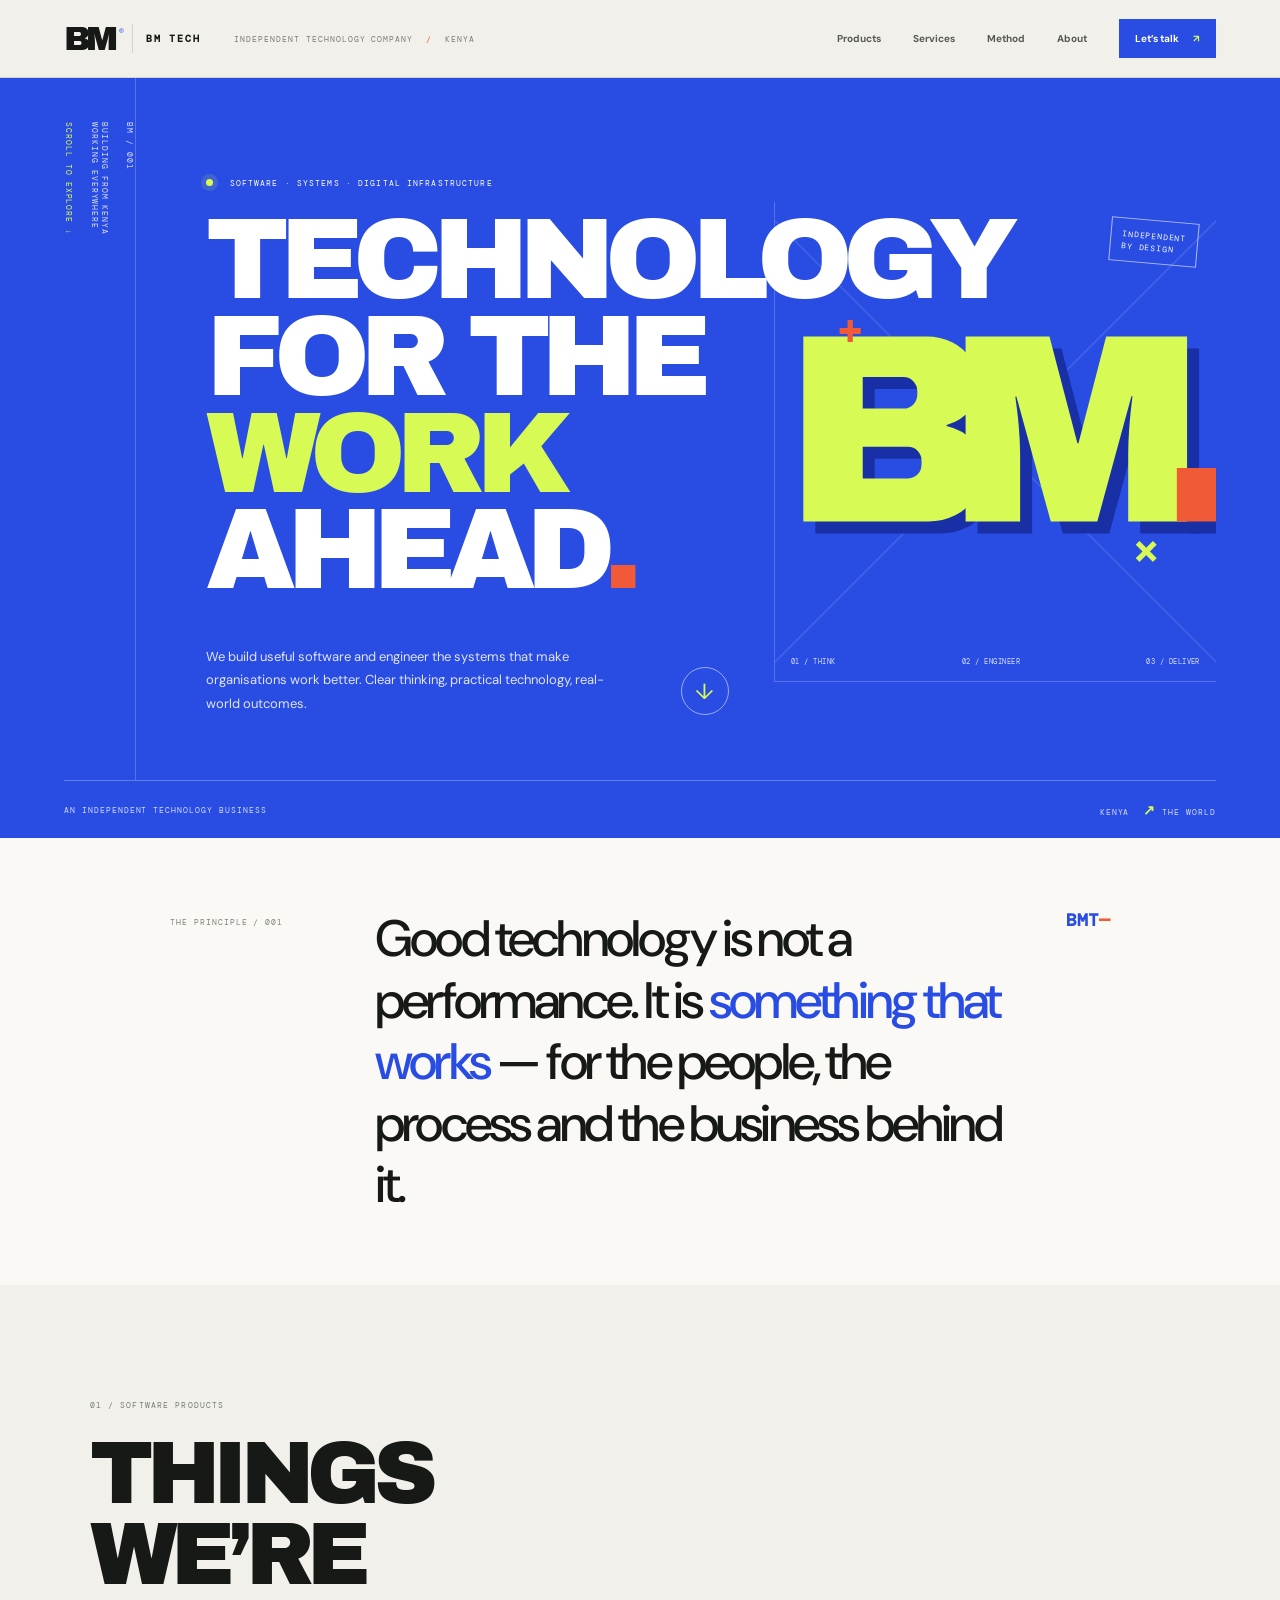
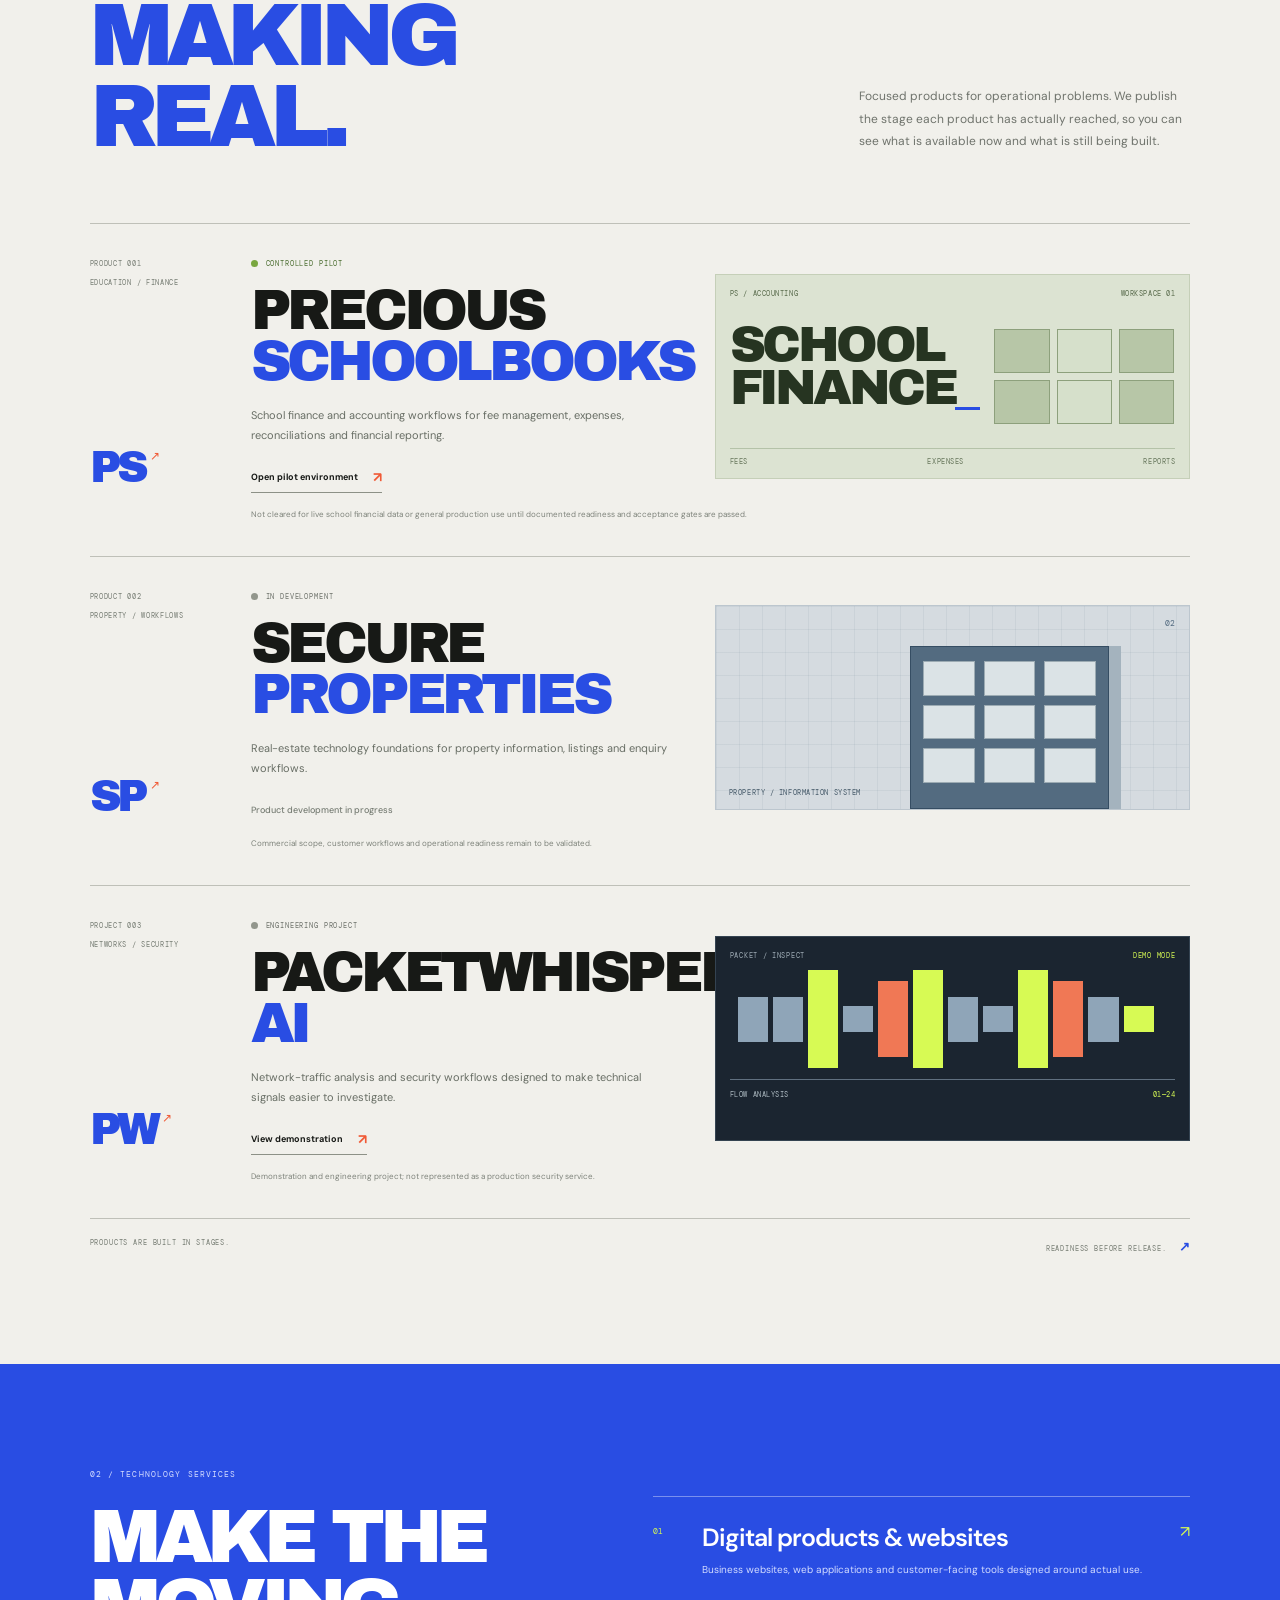
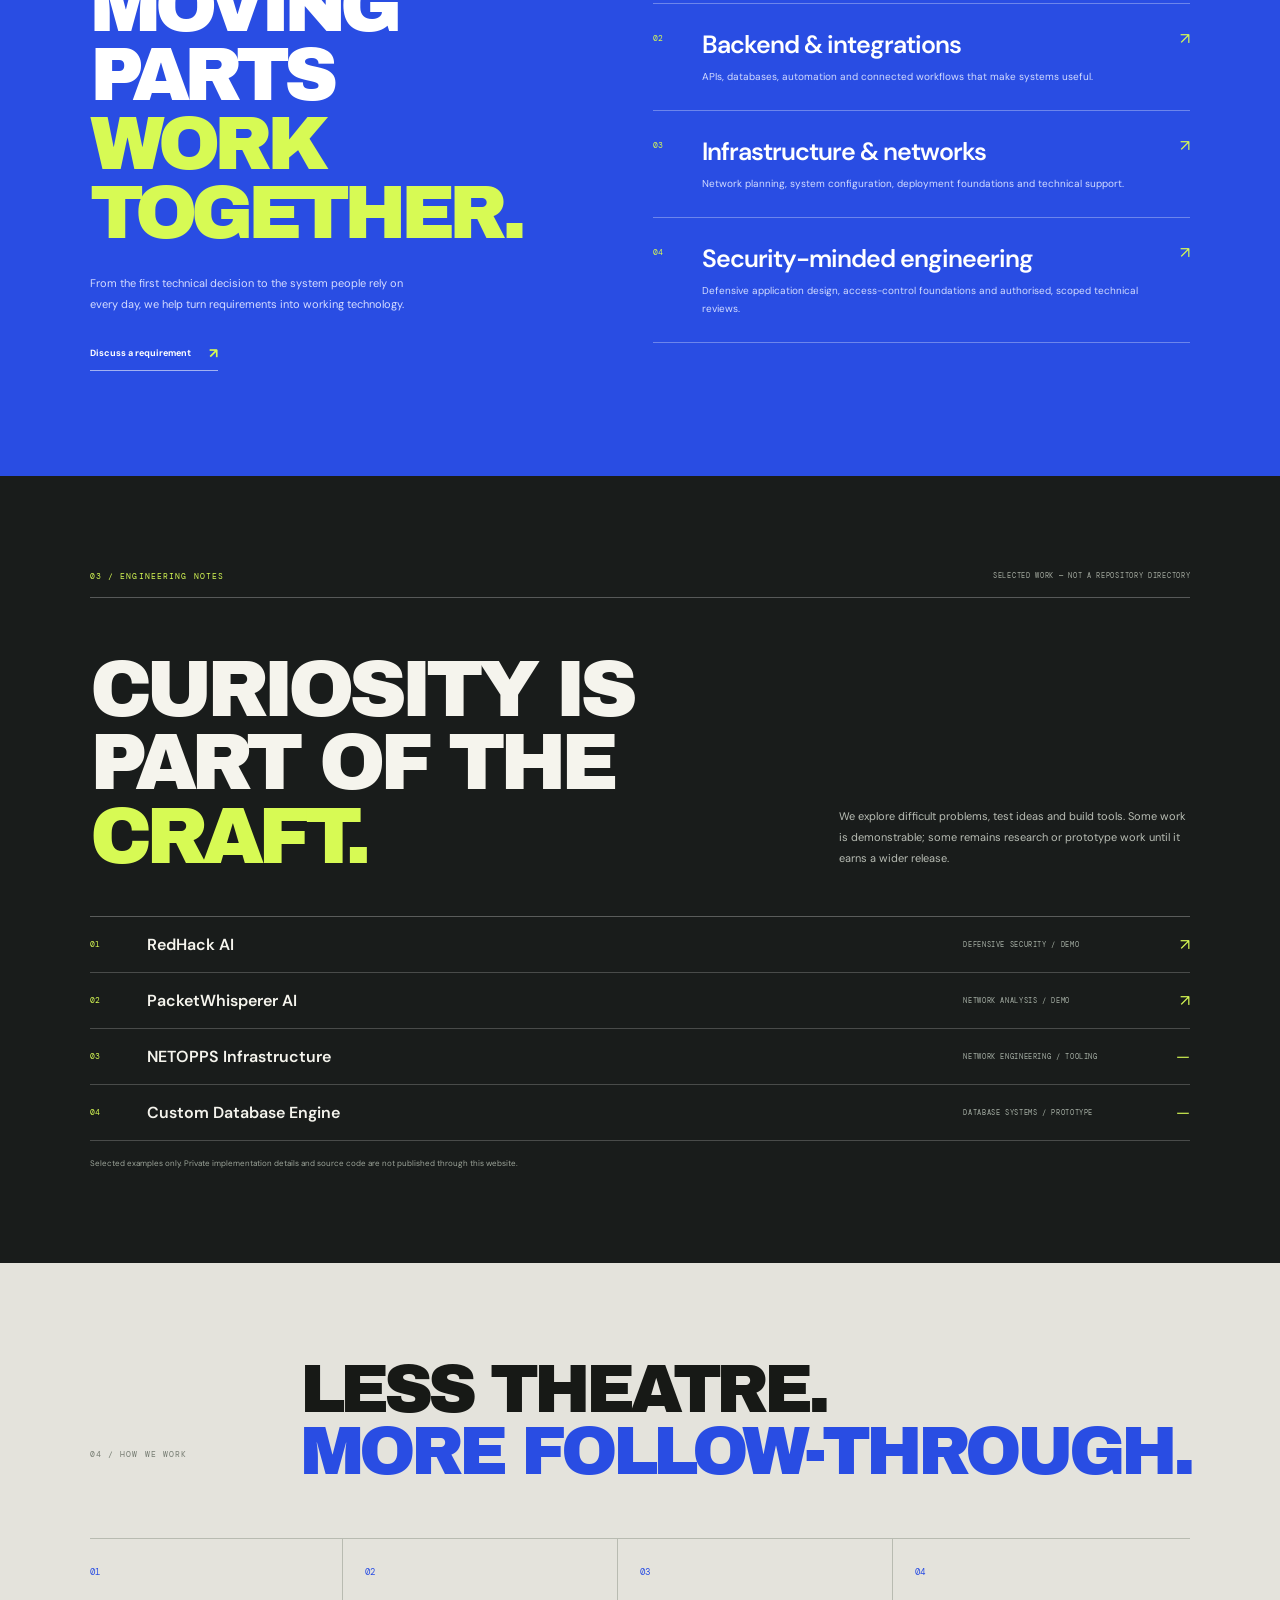
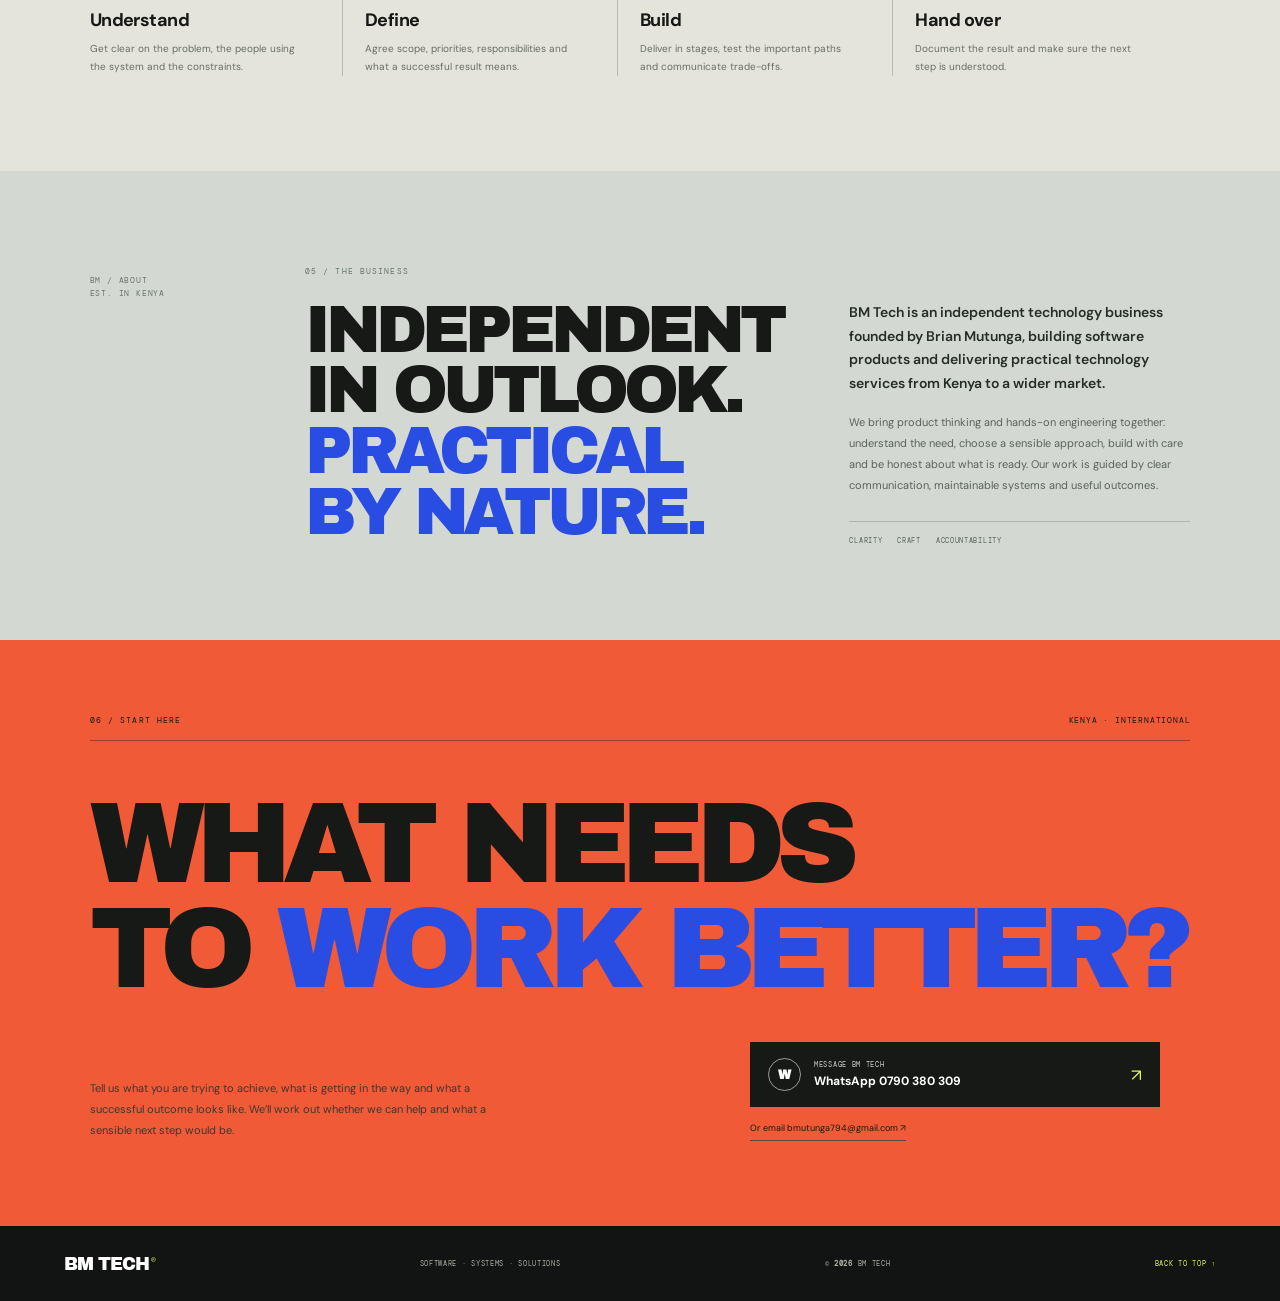
<file: index.html>
<!doctype html>
<html lang="en">
<head>
<meta charset="utf-8">
<meta name="viewport" content="width=device-width, initial-scale=1">
<meta name="theme-color" content="#f1f0eb">
<meta name="description" content="BM Tech builds practical software products and delivers technology services for organisations in Kenya and beyond.">
<link rel="canonical" href="https://brianmutunga.vercel.app/">
<link rel="icon" href="/favicon.svg" type="image/svg+xml">
<meta property="og:type" content="website">
<meta property="og:title" content="BM Tech — Technology for the work ahead">
<meta property="og:description" content="Independent software products and technology services. Built with intent in Kenya.">
<meta property="og:url" content="https://brianmutunga.vercel.app/">
<title>BM Tech — Technology for the work ahead</title>
<link rel="preconnect" href="https://fonts.googleapis.com">
<link rel="preconnect" href="https://fonts.gstatic.com" crossorigin>
<link href="https://fonts.googleapis.com/css2?family=Archivo+Black&family=DM+Mono:wght@400;500&family=DM+Sans:wght@400;500;600;700&display=swap" rel="stylesheet">
<link rel="stylesheet" href="/styles.css">
<script type="application/ld+json">
{"@context":"https://schema.org","@type":"Organization","name":"BM Tech","description":"Independent software products and technology services for organisations in Kenya and beyond.","url":"https://brianmutunga.vercel.app/","founder":{"@type":"Person","name":"Brian Mutunga"}}
</script>
</head>
<body>
<a class="skip-link" href="#main">Skip to content</a>
<header class="site-header">
  <a class="wordmark" href="#top" aria-label="BM Tech home"><span class="wordmark-symbol">BM<span>®</span></span><span class="wordmark-name">BM TECH</span></a>
  <span class="header-note">INDEPENDENT TECHNOLOGY COMPANY <i> / </i> KENYA</span>
  <button class="menu-toggle" aria-expanded="false" aria-controls="site-nav" aria-label="Toggle navigation"><span></span><span></span></button>
  <nav id="site-nav" aria-label="Main navigation"><a href="#work">Products</a><a href="#services">Services</a><a href="#method">Method</a><a href="#about">About</a><a class="nav-contact" href="#contact">Let’s talk <b>↗</b></a></nav>
</header>
<main id="main">
<section class="hero" id="top">
  <div class="hero-rail"><span>BM / 001</span><span>BUILDING FROM KENYA<br>WORKING EVERYWHERE</span><span>SCROLL TO EXPLORE ↓</span></div>
  <div class="hero-main">
    <p class="eyebrow"><span class="eyebrow-dot"></span> SOFTWARE · SYSTEMS · DIGITAL INFRASTRUCTURE</p>
    <h1>Technology<br>for the <em>work</em><br>ahead<span class="period">.</span></h1>
    <div class="hero-foot">
      <p>We build useful software and engineer the systems that make organisations work better. Clear thinking, practical technology, real-world outcomes.</p>
      <a class="round-link" href="#work" aria-label="Explore BM Tech work">↓</a>
    </div>
  </div>
  <div class="hero-graphic" aria-hidden="true">
    <div class="graphic-stamp">INDEPENDENT<br>BY DESIGN</div>
    <div class="graphic-big">BM<span>.</span></div>
    <div class="graphic-cross cross-a">+</div><div class="graphic-cross cross-b">×</div>
    <div class="graphic-index"><span>01 / THINK</span><span>02 / ENGINEER</span><span>03 / DELIVER</span></div>
  </div>
  <div class="hero-bottom"><span>AN INDEPENDENT TECHNOLOGY BUSINESS</span><span>KENYA <b>↗</b> THE WORLD</span></div>
</section>

<section class="intro-strip">
  <div class="strip-index">THE PRINCIPLE / 001</div>
  <p>Good technology is not a performance. It is <em>something that works</em> — for the people, the process and the business behind it.</p>
  <div class="strip-mark">BMT<span>—</span></div>
</section>

<section class="work-section" id="work">
  <div class="section-head">
    <div><p class="eyebrow dark-eyebrow">01 / SOFTWARE PRODUCTS</p><h2>Things we’re<br><em>making real.</em></h2></div>
    <p class="section-description">Focused products for operational problems. We publish the stage each product has actually reached, so you can see what is available now and what is still being built.</p>
  </div>
  <div class="product-stack">
    <article class="product-item product-school">
      <div class="product-side"><span>PRODUCT 001</span><span>EDUCATION / FINANCE</span><span class="product-symbol">PS<span>↗</span></span></div>
      <div class="product-info"><div class="product-state"><i></i> CONTROLLED PILOT</div><h3>Precious<br><em>SchoolBooks</em></h3><p>School finance and accounting workflows for fee management, expenses, reconciliations and financial reporting.</p><a href="https://shuleledger.onrender.com" target="_blank" rel="noreferrer" class="under-link">Open pilot environment <b>↗</b></a></div>
      <div class="product-visual school-visual" aria-hidden="true"><div class="visual-top"><span>PS / ACCOUNTING</span><span>WORKSPACE 01</span></div><div class="visual-title">SCHOOL<br>FINANCE<span>_</span></div><div class="visual-grid"><i></i><i></i><i></i><i></i><i></i><i></i></div><div class="visual-bottom"><span>FEES</span><span>EXPENSES</span><span>REPORTS</span></div></div>
      <p class="product-caveat">Not cleared for live school financial data or general production use until documented readiness and acceptance gates are passed.</p>
    </article>
    <article class="product-item product-property">
      <div class="product-side"><span>PRODUCT 002</span><span>PROPERTY / WORKFLOWS</span><span class="product-symbol">SP<span>↗</span></span></div>
      <div class="product-info"><div class="product-state state-build"><i></i> IN DEVELOPMENT</div><h3>Secure<br><em>Properties</em></h3><p>Real-estate technology foundations for property information, listings and enquiry workflows.</p><span class="under-link link-muted">Product development in progress</span></div>
      <div class="product-visual property-visual" aria-hidden="true"><div class="property-grid"></div><div class="property-building"><i></i><i></i><i></i><i></i><i></i><i></i><i></i><i></i><i></i></div><span class="property-caption">PROPERTY / INFORMATION SYSTEM</span><span class="property-number">02</span></div>
      <p class="product-caveat">Commercial scope, customer workflows and operational readiness remain to be validated.</p>
    </article>
    <article class="product-item product-packet">
      <div class="product-side"><span>PROJECT 003</span><span>NETWORKS / SECURITY</span><span class="product-symbol">PW<span>↗</span></span></div>
      <div class="product-info"><div class="product-state state-build"><i></i> ENGINEERING PROJECT</div><h3>PacketWhisperer<br><em>AI</em></h3><p>Network-traffic analysis and security workflows designed to make technical signals easier to investigate.</p><a href="https://packetwhisper.vercel.app" target="_blank" rel="noreferrer" class="under-link">View demonstration <b>↗</b></a></div>
      <div class="product-visual packet-visual" aria-hidden="true"><div class="packet-head"><span>PACKET / INSPECT</span><b>DEMO MODE</b></div><div class="packet-lines"><i></i><i></i><i></i><i></i><i></i><i></i><i></i><i></i><i></i><i></i><i></i><i></i></div><div class="packet-readout"><span>FLOW ANALYSIS</span><strong>01—24</strong></div></div>
      <p class="product-caveat">Demonstration and engineering project; not represented as a production security service.</p>
    </article>
  </div>
  <div class="section-endnote"><span>PRODUCTS ARE BUILT IN STAGES.</span><span>READINESS BEFORE RELEASE. <b>↗</b></span></div>
</section>

<section class="services-section" id="services">
  <div class="services-aside"><p class="eyebrow">02 / TECHNOLOGY SERVICES</p><h2>Make the<br>moving parts<br><em>work together.</em></h2><p>From the first technical decision to the system people rely on every day, we help turn requirements into working technology.</p><a href="#contact" class="text-arrow">Discuss a requirement <b>↗</b></a></div>
  <div class="services-list">
    <article><span>01</span><div><h3>Digital products & websites</h3><p>Business websites, web applications and customer-facing tools designed around actual use.</p></div><b>↗</b></article>
    <article><span>02</span><div><h3>Backend & integrations</h3><p>APIs, databases, automation and connected workflows that make systems useful.</p></div><b>↗</b></article>
    <article><span>03</span><div><h3>Infrastructure & networks</h3><p>Network planning, system configuration, deployment foundations and technical support.</p></div><b>↗</b></article>
    <article><span>04</span><div><h3>Security-minded engineering</h3><p>Defensive application design, access-control foundations and authorised, scoped technical reviews.</p></div><b>↗</b></article>
  </div>
</section>

<section class="selected-work">
  <div class="selected-top"><p class="eyebrow">03 / ENGINEERING NOTES</p><span>SELECTED WORK — NOT A REPOSITORY DIRECTORY</span></div>
  <div class="selected-heading"><h2>Curiosity is<br>part of the <em>craft.</em></h2><p>We explore difficult problems, test ideas and build tools. Some work is demonstrable; some remains research or prototype work until it earns a wider release.</p></div>
  <div class="work-index">
    <a href="https://redhack-ai.vercel.app" target="_blank" rel="noreferrer"><span>01</span><b>RedHack AI</b><small>DEFENSIVE SECURITY / DEMO</small><i>↗</i></a>
    <a href="https://packetwhisper.vercel.app" target="_blank" rel="noreferrer"><span>02</span><b>PacketWhisperer AI</b><small>NETWORK ANALYSIS / DEMO</small><i>↗</i></a>
    <div><span>03</span><b>NETOPPS Infrastructure</b><small>NETWORK ENGINEERING / TOOLING</small><i>—</i></div>
    <div><span>04</span><b>Custom Database Engine</b><small>DATABASE SYSTEMS / PROTOTYPE</small><i>—</i></div>
  </div>
  <p class="private-note">Selected examples only. Private implementation details and source code are not published through this website.</p>
</section>

<section class="method-section" id="method">
  <div class="method-head"><p class="eyebrow">04 / HOW WE WORK</p><h2>Less theatre.<br><em>More follow-through.</em></h2></div>
  <div class="method-steps">
    <article><span>01</span><h3>Understand</h3><p>Get clear on the problem, the people using the system and the constraints.</p></article>
    <article><span>02</span><h3>Define</h3><p>Agree scope, priorities, responsibilities and what a successful result means.</p></article>
    <article><span>03</span><h3>Build</h3><p>Deliver in stages, test the important paths and communicate trade-offs.</p></article>
    <article><span>04</span><h3>Hand over</h3><p>Document the result and make sure the next step is understood.</p></article>
  </div>
</section>

<section class="about-section" id="about">
  <div class="about-number">BM / ABOUT<br>EST. IN KENYA</div>
  <div class="about-main"><p class="eyebrow">05 / THE BUSINESS</p><h2>Independent<br>in outlook.<br><em>Practical by nature.</em></h2></div>
  <div class="about-copy"><p class="about-lead">BM Tech is an independent technology business founded by Brian Mutunga, building software products and delivering practical technology services from Kenya to a wider market.</p><p>We bring product thinking and hands-on engineering together: understand the need, choose a sensible approach, build with care and be honest about what is ready. Our work is guided by clear communication, maintainable systems and useful outcomes.</p><div class="about-values"><span>CLARITY</span><span>CRAFT</span><span>ACCOUNTABILITY</span></div></div>
</section>

<section class="contact-section" id="contact">
  <div class="contact-label"><p class="eyebrow">06 / START HERE</p><span>KENYA · INTERNATIONAL</span></div>
  <h2>What needs<br>to <em>work better?</em></h2>
  <div class="contact-bottom"><p>Tell us what you are trying to achieve, what is getting in the way and what a successful outcome looks like. We’ll work out whether we can help and what a sensible next step would be.</p><div class="contact-actions"><a href="https://wa.me/254790380309?text=Hello%20BM%20Tech%2C%20I%20would%20like%20to%20discuss%20a%20project." target="_blank" rel="noreferrer" class="contact-whatsapp"><span>W</span><div><small>MESSAGE BM TECH</small><b>WhatsApp 0790 380 309</b></div><i>↗</i></a><a href="mailto:bmutunga794@gmail.com" class="contact-email">Or email bmutunga794@gmail.com ↗</a></div></div>
</section>
</main>
<footer><a class="footer-wordmark" href="#top">BM TECH<span>®</span></a><span>SOFTWARE · SYSTEMS · SOLUTIONS</span><span>© <b id="year">2026</b> BM TECH</span><a href="#top">BACK TO TOP ↑</a></footer>
<script src="/script.js" defer></script>
</body>
</html>
</file>
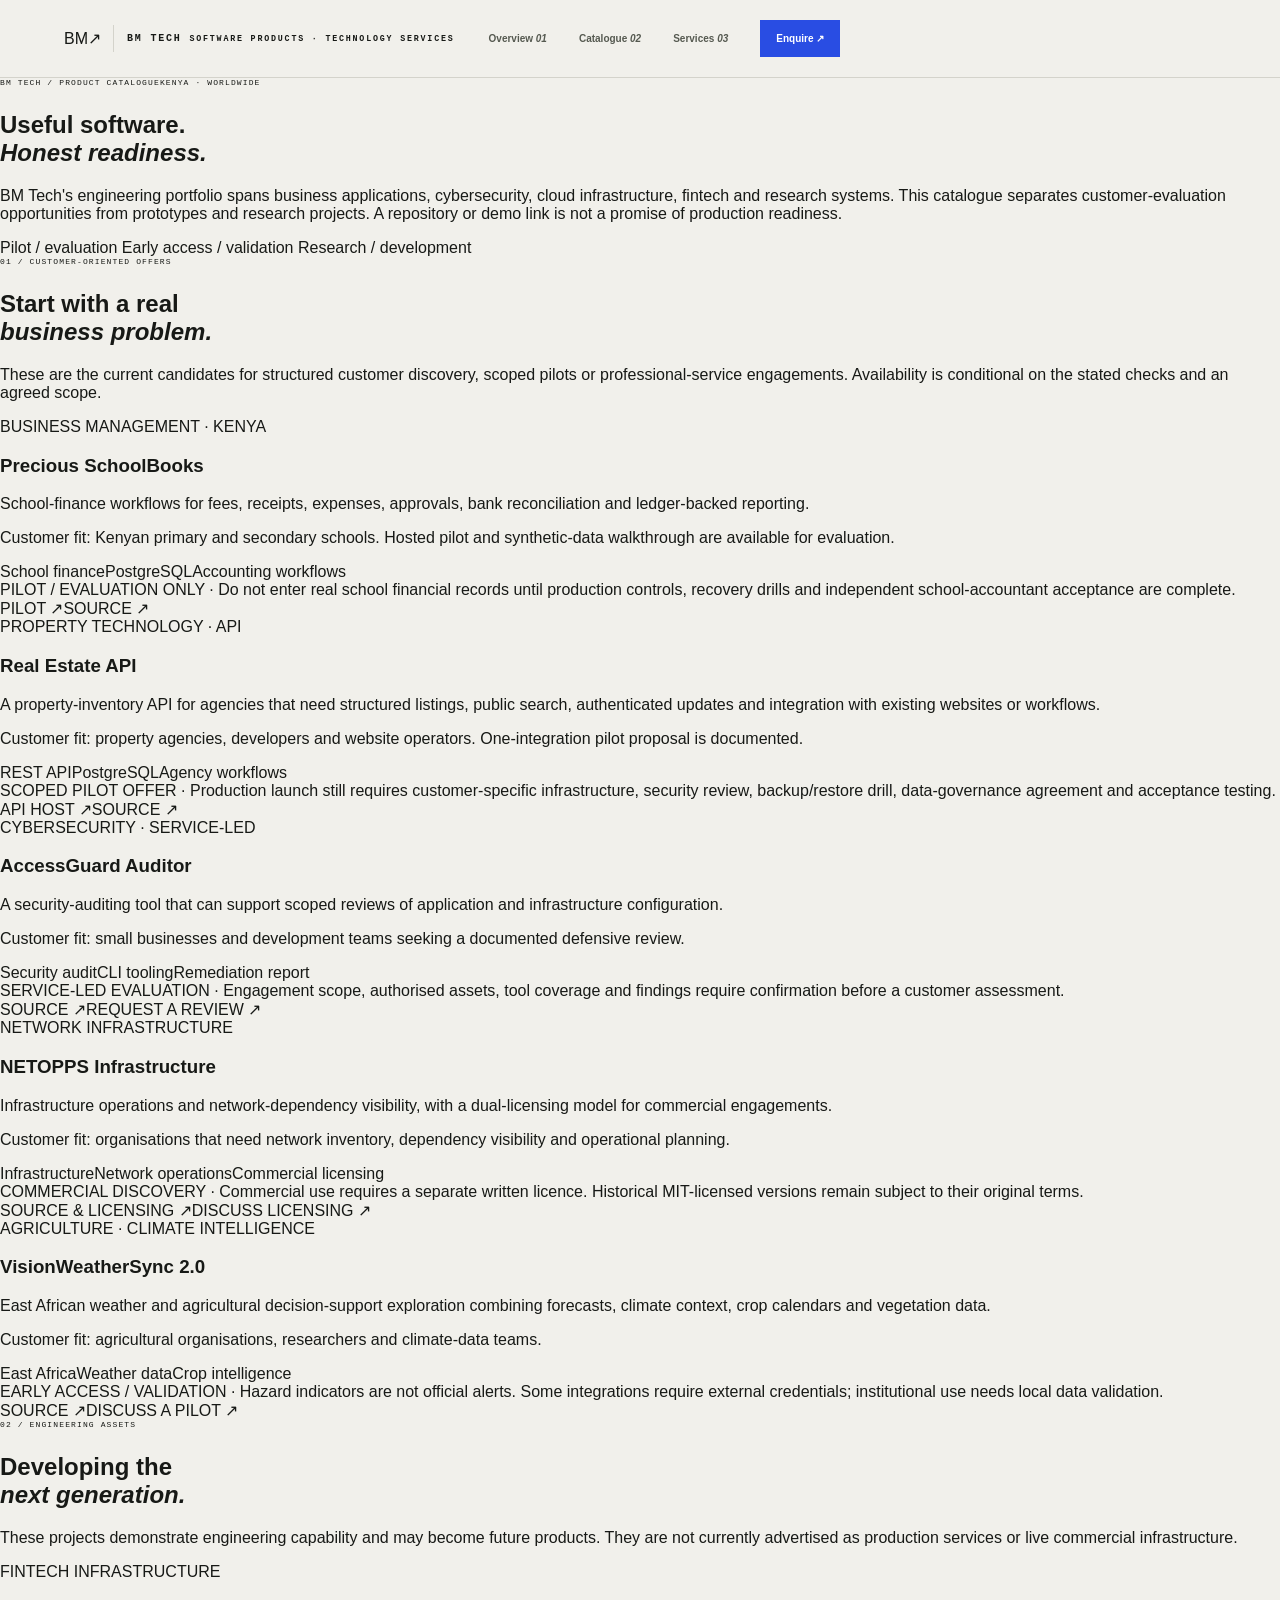
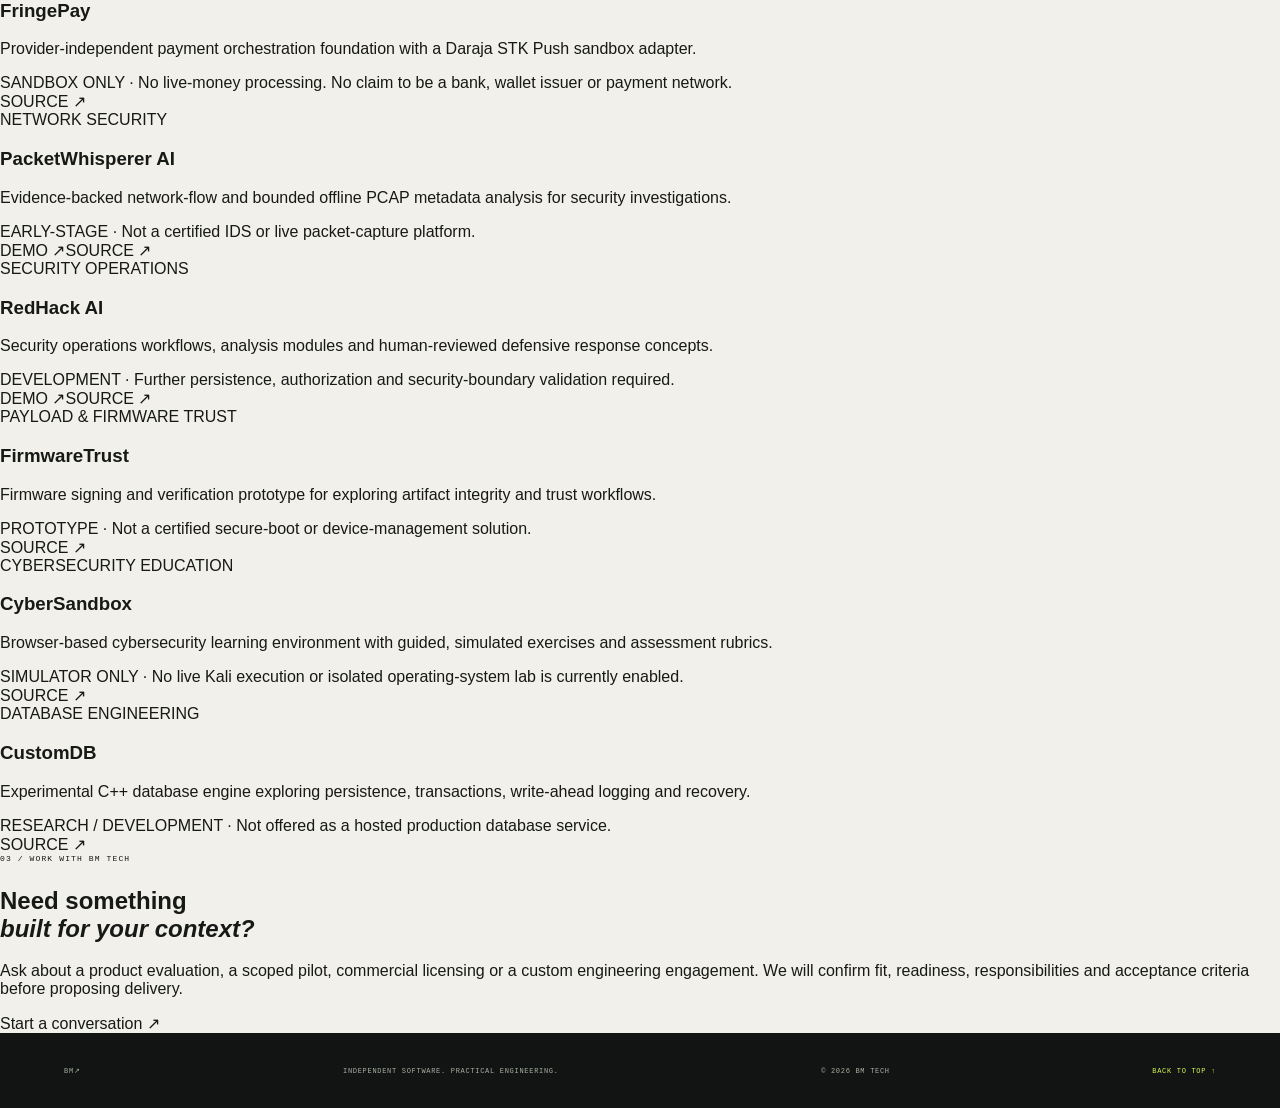
<file: products.html>
<!doctype html>
<html lang="en">
<head>
<meta charset="utf-8">
<meta name="viewport" content="width=device-width, initial-scale=1">
<meta name="theme-color" content="#f2f0e9">
<meta name="description" content="Explore BM Tech software products, pilots and engineering projects. Product maturity, availability and deployment boundaries are disclosed.">
<link rel="canonical" href="https://brianmutunga.vercel.app/products.html">
<link rel="icon" href="/favicon.svg" type="image/svg+xml">
<title>Products & Engineering Portfolio — BM Tech</title>
<link rel="stylesheet" href="/styles.css">
</head>
<body class="catalogue-page">
<a class="skip-link" href="#main">Skip to content</a>
<header class="site-header">
  <a class="wordmark" href="/" aria-label="BM Tech home"><span class="wordmark-mark">BM<span>↗</span></span><span class="wordmark-name">BM TECH <small>SOFTWARE PRODUCTS · TECHNOLOGY SERVICES</small></span></a>
  <button class="menu-toggle" aria-expanded="false" aria-controls="site-nav" aria-label="Toggle navigation"><span></span><span></span></button>
  <nav id="site-nav" aria-label="Main navigation"><a href="/#products">Overview <i>01</i></a><a href="#products">Catalogue <i>02</i></a><a href="/#services">Services <i>03</i></a><a class="nav-contact" href="/#contact">Enquire <span>↗</span></a></nav>
</header>
<main id="main">
<section class="catalogue-hero">
  <p class="eyebrow"><span class="eyebrow-index">BM TECH / PRODUCT CATALOGUE</span><span>KENYA · WORLDWIDE</span></p>
  <h1>Useful software.<br><em>Honest readiness.</em></h1>
  <p>BM Tech's engineering portfolio spans business applications, cybersecurity, cloud infrastructure, fintech and research systems. This catalogue separates customer-evaluation opportunities from prototypes and research projects. A repository or demo link is not a promise of production readiness.</p>
  <div class="catalogue-legend"><span><i class="status status-pilot"></i> Pilot / evaluation</span><span><i class="status status-early"></i> Early access / validation</span><span><i class="status status-research"></i> Research / development</span></div>
</section>
<section class="catalogue-section" id="products">
  <div class="catalogue-heading"><div><p class="eyebrow">01 / CUSTOMER-ORIENTED OFFERS</p><h2>Start with a real<br><em>business problem.</em></h2></div><p>These are the current candidates for structured customer discovery, scoped pilots or professional-service engagements. Availability is conditional on the stated checks and an agreed scope.</p></div>
  <div class="catalogue-grid">
    <article class="catalogue-card">
      <div class="catalogue-card-top"><span>BUSINESS MANAGEMENT · KENYA</span><i class="status status-pilot"></i></div>
      <h3>Precious SchoolBooks</h3><p class="catalogue-summary">School-finance workflows for fees, receipts, expenses, approvals, bank reconciliation and ledger-backed reporting.</p>
      <p class="catalogue-detail">Customer fit: Kenyan primary and secondary schools. Hosted pilot and synthetic-data walkthrough are available for evaluation.</p>
      <div class="catalogue-tags"><span>School finance</span><span>PostgreSQL</span><span>Accounting workflows</span></div>
      <div class="catalogue-boundary">PILOT / EVALUATION ONLY · Do not enter real school financial records until production controls, recovery drills and independent school-accountant acceptance are complete.</div>
      <div class="catalogue-links"><a href="https://shuleledger.onrender.com" target="_blank" rel="noreferrer">PILOT ↗</a><a href="https://github.com/yobi369/School-accounting-Software-" target="_blank" rel="noreferrer">SOURCE ↗</a></div>
    </article>
    <article class="catalogue-card">
      <div class="catalogue-card-top"><span>PROPERTY TECHNOLOGY · API</span><i class="status status-pilot"></i></div>
      <h3>Real Estate API</h3><p class="catalogue-summary">A property-inventory API for agencies that need structured listings, public search, authenticated updates and integration with existing websites or workflows.</p>
      <p class="catalogue-detail">Customer fit: property agencies, developers and website operators. One-integration pilot proposal is documented.</p>
      <div class="catalogue-tags"><span>REST API</span><span>PostgreSQL</span><span>Agency workflows</span></div>
      <div class="catalogue-boundary">SCOPED PILOT OFFER · Production launch still requires customer-specific infrastructure, security review, backup/restore drill, data-governance agreement and acceptance testing.</div>
      <div class="catalogue-links"><a href="https://secure-properties-api-production.onrender.com" target="_blank" rel="noreferrer">API HOST ↗</a><a href="https://github.com/yobi369/real-estate-API" target="_blank" rel="noreferrer">SOURCE ↗</a></div>
    </article>
    <article class="catalogue-card">
      <div class="catalogue-card-top"><span>CYBERSECURITY · SERVICE-LED</span><i class="status status-early"></i></div>
      <h3>AccessGuard Auditor</h3><p class="catalogue-summary">A security-auditing tool that can support scoped reviews of application and infrastructure configuration.</p>
      <p class="catalogue-detail">Customer fit: small businesses and development teams seeking a documented defensive review.</p>
      <div class="catalogue-tags"><span>Security audit</span><span>CLI tooling</span><span>Remediation report</span></div>
      <div class="catalogue-boundary">SERVICE-LED EVALUATION · Engagement scope, authorised assets, tool coverage and findings require confirmation before a customer assessment.</div>
      <div class="catalogue-links"><a href="https://github.com/yobi369/accessguard-auditor" target="_blank" rel="noreferrer">SOURCE ↗</a><a href="/#contact">REQUEST A REVIEW ↗</a></div>
    </article>
    <article class="catalogue-card">
      <div class="catalogue-card-top"><span>NETWORK INFRASTRUCTURE</span><i class="status status-early"></i></div>
      <h3>NETOPPS Infrastructure</h3><p class="catalogue-summary">Infrastructure operations and network-dependency visibility, with a dual-licensing model for commercial engagements.</p>
      <p class="catalogue-detail">Customer fit: organisations that need network inventory, dependency visibility and operational planning.</p>
      <div class="catalogue-tags"><span>Infrastructure</span><span>Network operations</span><span>Commercial licensing</span></div>
      <div class="catalogue-boundary">COMMERCIAL DISCOVERY · Commercial use requires a separate written licence. Historical MIT-licensed versions remain subject to their original terms.</div>
      <div class="catalogue-links"><a href="https://github.com/yobi369/NETOPPS-infastructure" target="_blank" rel="noreferrer">SOURCE & LICENSING ↗</a><a href="/#contact">DISCUSS LICENSING ↗</a></div>
    </article>
    <article class="catalogue-card">
      <div class="catalogue-card-top"><span>AGRICULTURE · CLIMATE INTELLIGENCE</span><i class="status status-early"></i></div>
      <h3>VisionWeatherSync 2.0</h3><p class="catalogue-summary">East African weather and agricultural decision-support exploration combining forecasts, climate context, crop calendars and vegetation data.</p>
      <p class="catalogue-detail">Customer fit: agricultural organisations, researchers and climate-data teams.</p>
      <div class="catalogue-tags"><span>East Africa</span><span>Weather data</span><span>Crop intelligence</span></div>
      <div class="catalogue-boundary">EARLY ACCESS / VALIDATION · Hazard indicators are not official alerts. Some integrations require external credentials; institutional use needs local data validation.</div>
      <div class="catalogue-links"><a href="https://github.com/yobi369/VisionWeatherSync-2.0" target="_blank" rel="noreferrer">SOURCE ↗</a><a href="/#contact">DISCUSS A PILOT ↗</a></div>
    </article>
  </div>
</section>
<section class="catalogue-section secondary-catalogue">
  <div class="catalogue-heading"><div><p class="eyebrow">02 / ENGINEERING ASSETS</p><h2>Developing the<br><em>next generation.</em></h2></div><p>These projects demonstrate engineering capability and may become future products. They are not currently advertised as production services or live commercial infrastructure.</p></div>
  <div class="catalogue-grid">
    <article class="catalogue-card compact"><div class="catalogue-card-top"><span>FINTECH INFRASTRUCTURE</span><i class="status status-research"></i></div><h3>FringePay</h3><p>Provider-independent payment orchestration foundation with a Daraja STK Push sandbox adapter.</p><div class="catalogue-boundary">SANDBOX ONLY · No live-money processing. No claim to be a bank, wallet issuer or payment network.</div><div class="catalogue-links"><a href="https://github.com/yobi369/FringePay" target="_blank" rel="noreferrer">SOURCE ↗</a></div></article>
    <article class="catalogue-card compact"><div class="catalogue-card-top"><span>NETWORK SECURITY</span><i class="status status-early"></i></div><h3>PacketWhisperer AI</h3><p>Evidence-backed network-flow and bounded offline PCAP metadata analysis for security investigations.</p><div class="catalogue-boundary">EARLY-STAGE · Not a certified IDS or live packet-capture platform.</div><div class="catalogue-links"><a href="https://packetwhisper.vercel.app" target="_blank" rel="noreferrer">DEMO ↗</a><a href="https://github.com/yobi369/PacketWhisperer-AI" target="_blank" rel="noreferrer">SOURCE ↗</a></div></article>
    <article class="catalogue-card compact"><div class="catalogue-card-top"><span>SECURITY OPERATIONS</span><i class="status status-research"></i></div><h3>RedHack AI</h3><p>Security operations workflows, analysis modules and human-reviewed defensive response concepts.</p><div class="catalogue-boundary">DEVELOPMENT · Further persistence, authorization and security-boundary validation required.</div><div class="catalogue-links"><a href="https://redhack-ai.vercel.app" target="_blank" rel="noreferrer">DEMO ↗</a><a href="https://github.com/yobi369/Redhack-Ai-" target="_blank" rel="noreferrer">SOURCE ↗</a></div></article>
    <article class="catalogue-card compact"><div class="catalogue-card-top"><span>PAYLOAD & FIRMWARE TRUST</span><i class="status status-early"></i></div><h3>FirmwareTrust</h3><p>Firmware signing and verification prototype for exploring artifact integrity and trust workflows.</p><div class="catalogue-boundary">PROTOTYPE · Not a certified secure-boot or device-management solution.</div><div class="catalogue-links"><a href="https://github.com/yobi369/FirmwareTrust" target="_blank" rel="noreferrer">SOURCE ↗</a></div></article>
    <article class="catalogue-card compact"><div class="catalogue-card-top"><span>CYBERSECURITY EDUCATION</span><i class="status status-research"></i></div><h3>CyberSandbox</h3><p>Browser-based cybersecurity learning environment with guided, simulated exercises and assessment rubrics.</p><div class="catalogue-boundary">SIMULATOR ONLY · No live Kali execution or isolated operating-system lab is currently enabled.</div><div class="catalogue-links"><a href="https://github.com/yobi369/CyberSandbox-Kali-Learning" target="_blank" rel="noreferrer">SOURCE ↗</a></div></article>
    <article class="catalogue-card compact"><div class="catalogue-card-top"><span>DATABASE ENGINEERING</span><i class="status status-research"></i></div><h3>CustomDB</h3><p>Experimental C++ database engine exploring persistence, transactions, write-ahead logging and recovery.</p><div class="catalogue-boundary">RESEARCH / DEVELOPMENT · Not offered as a hosted production database service.</div><div class="catalogue-links"><a href="https://github.com/yobi369/custom_db_engine" target="_blank" rel="noreferrer">SOURCE ↗</a></div></article>
  </div>
</section>
<section class="catalogue-cta"><p class="eyebrow">03 / WORK WITH BM TECH</p><h2>Need something<br><em>built for your context?</em></h2><p>Ask about a product evaluation, a scoped pilot, commercial licensing or a custom engineering engagement. We will confirm fit, readiness, responsibilities and acceptance criteria before proposing delivery.</p><a class="button button-dark" href="/#contact">Start a conversation <span>↗</span></a></section>
</main>
<footer><a class="footer-mark" href="/">BM<span>↗</span></a><span>INDEPENDENT SOFTWARE. PRACTICAL ENGINEERING.</span><span>© <span id="year">2026</span> BM TECH</span><a href="#main">BACK TO TOP ↑</a></footer>
<script src="/script.js" defer></script>
</body></html>
</file>
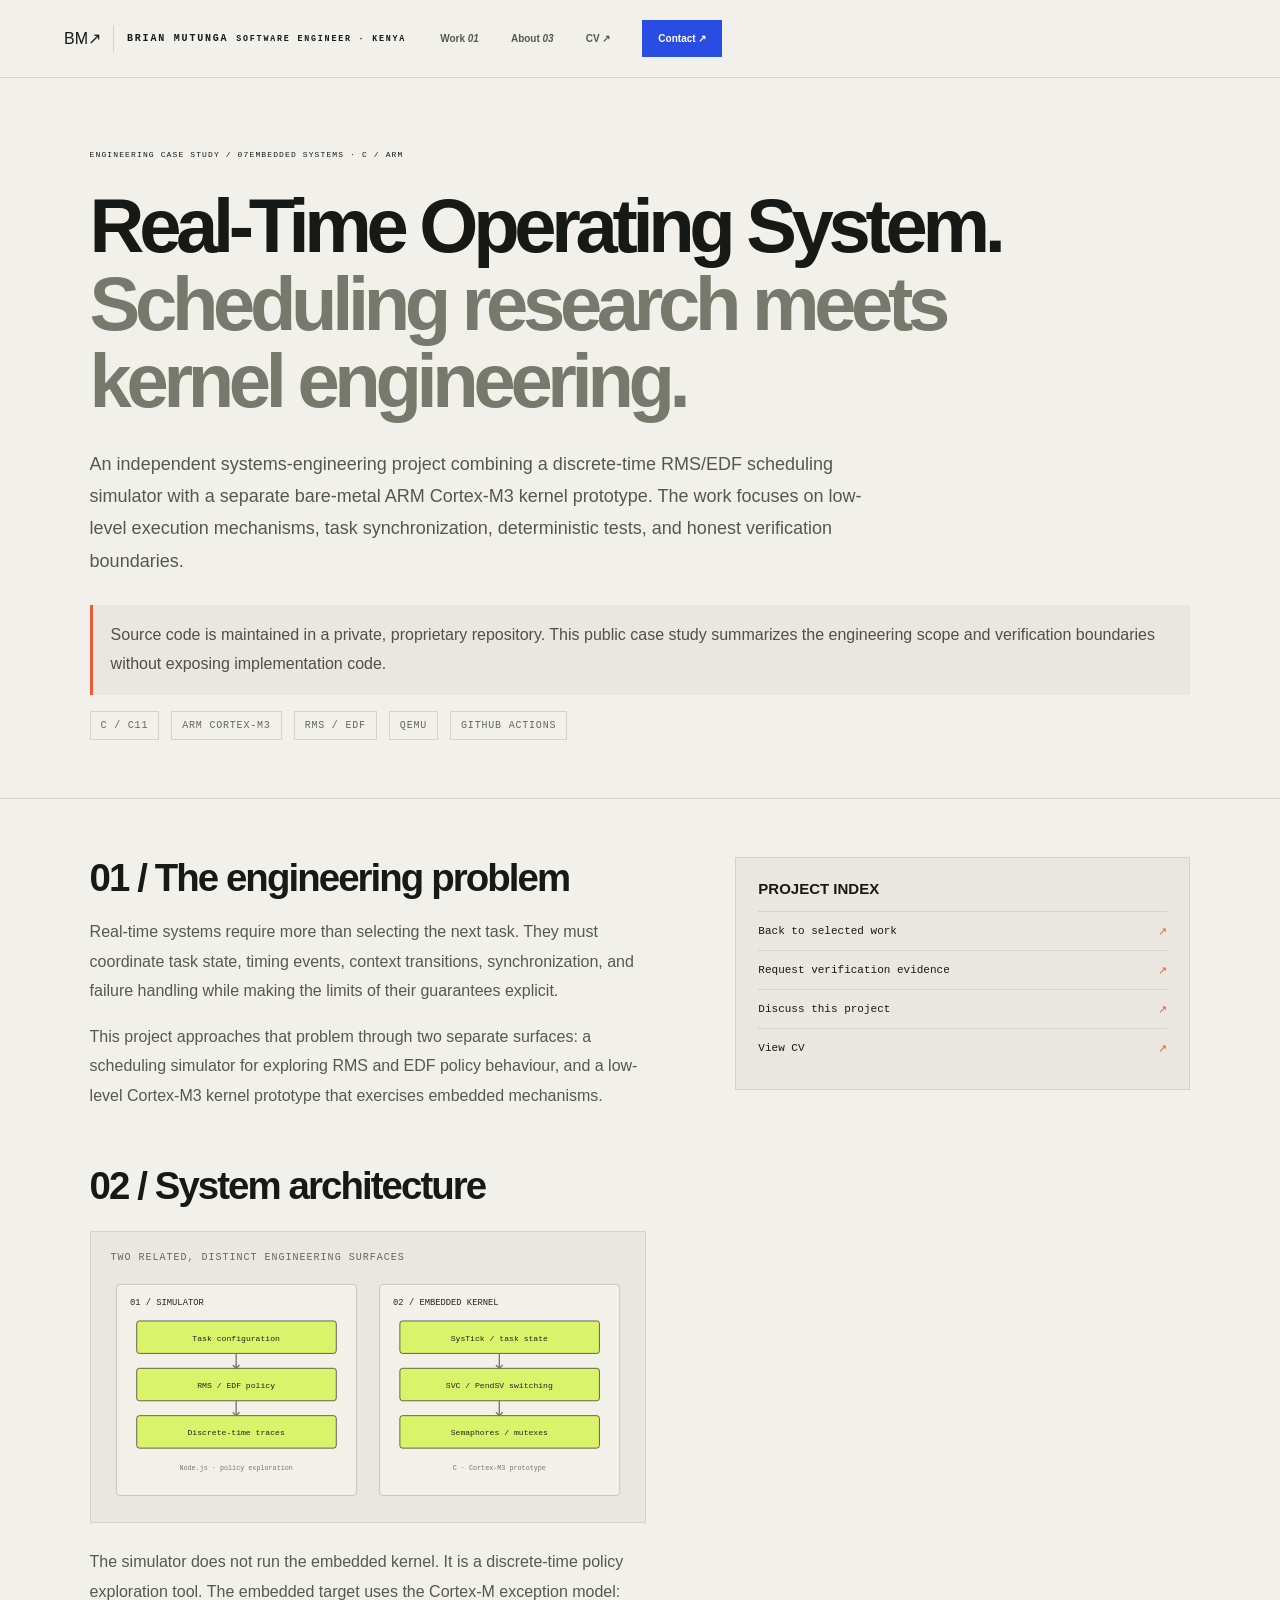
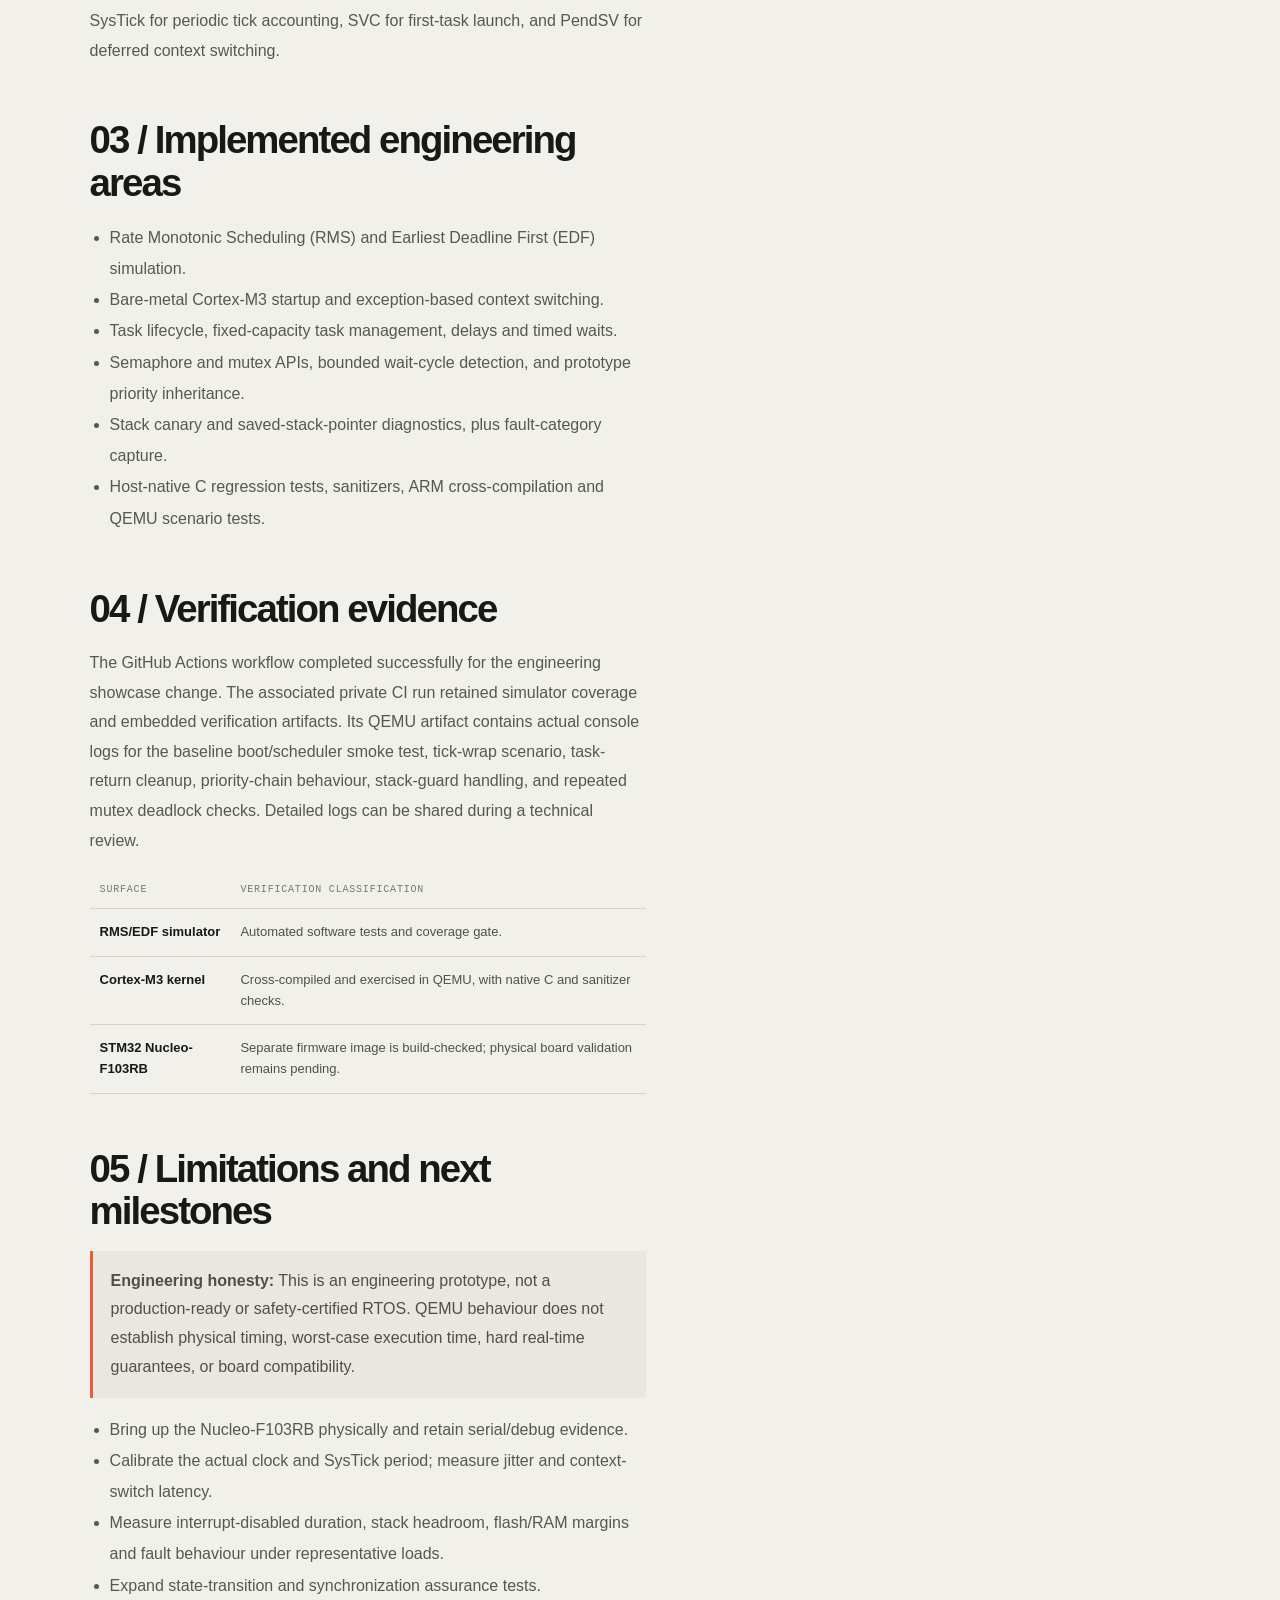
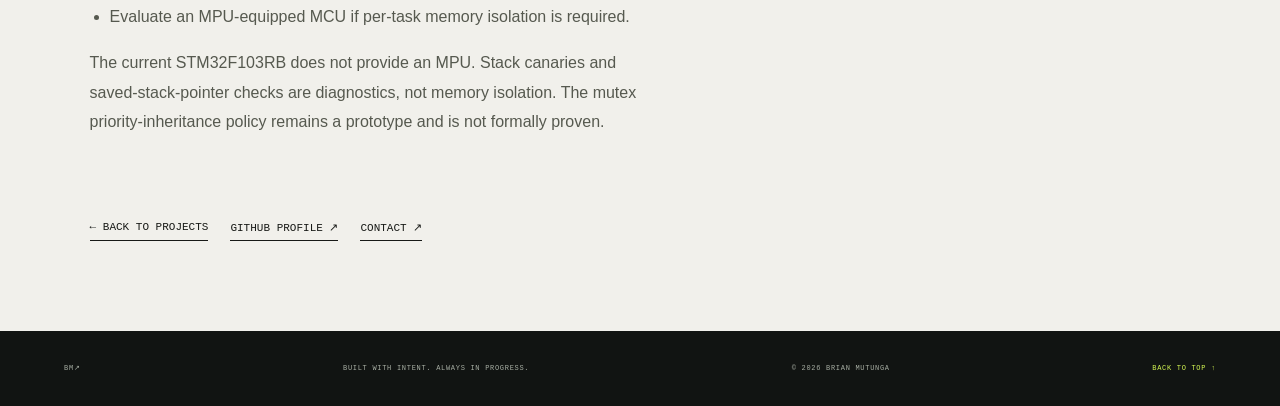
<file: rtos.html>
<!doctype html>
<html lang="en">
<head>
<meta charset="utf-8">
<meta name="viewport" content="width=device-width, initial-scale=1">
<meta name="theme-color" content="#f2f0e9">
<meta name="description" content="Engineering case study: a discrete-time RMS/EDF scheduling simulator and a bare-metal ARM Cortex-M3 kernel prototype, with automated CI and QEMU verification.">
<link rel="canonical" href="https://brianmutunga.vercel.app/rtos.html">
<link rel="icon" href="/favicon.svg" type="image/svg+xml">
<meta property="og:type" content="article">
<meta property="og:title" content="RTOS Engineering Case Study — Brian Mutunga">
<meta property="og:description" content="Real-time scheduling research, bare-metal Cortex-M3 kernel engineering, and reproducible verification.">
<meta property="og:url" content="https://brianmutunga.vercel.app/rtos.html">
<title>RTOS Engineering Case Study — Brian Mutunga</title>
<link rel="stylesheet" href="/styles.css">
<style>
.case-hero{padding:72px 7vw 58px;border-bottom:1px solid var(--line)}.case-hero .eyebrow{margin-bottom:28px}.case-hero h1{font:800 clamp(42px,6vw,76px)/1.02 var(--display);letter-spacing:-.07em;max-width:1000px;margin:0}.case-hero h1 em{font-style:normal;color:#77796d}.case-lede{max-width:780px;font-size:18px;line-height:1.8;color:#55584f;margin:28px 0}.case-meta{display:flex;gap:12px;flex-wrap:wrap;font:10px var(--mono);letter-spacing:.08em;color:#65675e}.case-meta span{border:1px solid var(--line);padding:8px 10px}.case-body{padding:58px 7vw 90px;max-width:1440px;margin:auto}.case-grid{display:grid;grid-template-columns:1.1fr .9fr;gap:7vw}.case-section{margin-bottom:54px}.case-section h2{font:800 clamp(27px,3vw,40px)/1.1 var(--display);letter-spacing:-.05em;margin:0 0 18px}.case-section p{color:#56594f;line-height:1.85;max-width:760px}.case-section ul{padding-left:20px;color:#56594f;line-height:1.95}.architecture{border:1px solid var(--line);background:#e9e7df;padding:20px;margin:24px 0}.architecture svg{width:100%;height:auto;display:block}.arch-label{font:10px var(--mono);letter-spacing:.1em;color:#66685e;margin-bottom:16px}.status-table{width:100%;border-collapse:collapse;font-size:13px}.status-table th,.status-table td{padding:13px 10px;border-bottom:1px solid var(--line);text-align:left;vertical-align:top}.status-table th{font:10px var(--mono);letter-spacing:.08em;color:#77796d}.status-table td{color:#4f524a;line-height:1.6}.status-table strong{color:var(--ink)}.notice{border-left:3px solid var(--orange);padding:16px 18px;background:#e9e7df;color:#4e5148;line-height:1.8}.case-aside{position:sticky;top:110px;align-self:start;border:1px solid var(--line);padding:22px;background:#e9e7df}.case-aside h3{font:700 15px var(--display);margin:0 0 14px}.case-aside a{display:block;border-top:1px solid var(--line);padding:13px 0;font:11px var(--mono)}.case-aside a span{float:right;color:var(--orange)}.case-footer{display:flex;gap:22px;flex-wrap:wrap;margin-top:30px}.case-footer a{font:11px var(--mono);border-bottom:1px solid var(--ink);padding-bottom:6px}@media(max-width:800px){.case-grid{grid-template-columns:1fr}.case-aside{position:static;order:-1}.case-body{padding-top:38px}.status-table{font-size:12px}}
</style>
</head>
<body>
<a class="skip-link" href="#main">Skip to content</a>
<header class="site-header">
<a class="wordmark" href="/" aria-label="Brian Mutunga home"><span class="wordmark-mark">BM<span>↗</span></span><span class="wordmark-name">BRIAN MUTUNGA <small>SOFTWARE ENGINEER · KENYA</small></span></a>
<button class="menu-toggle" aria-expanded="false" aria-controls="site-nav" aria-label="Toggle navigation"><span></span><span></span></button><nav id="site-nav" aria-label="Main navigation"><a href="/#work">Work <i>01</i></a><a href="/#about">About <i>03</i></a><a href="/cv.html">CV ↗</a><a class="nav-contact" href="/#contact">Contact <span>↗</span></a></nav>
</header>
<main id="main">
<section class="case-hero">
<p class="eyebrow"><span class="eyebrow-index">ENGINEERING CASE STUDY / 07</span><span>EMBEDDED SYSTEMS · C / ARM</span></p>
<h1>Real-Time Operating System.<br><em>Scheduling research meets kernel engineering.</em></h1>
<p class="case-lede">An independent systems-engineering project combining a discrete-time RMS/EDF scheduling simulator with a separate bare-metal ARM Cortex-M3 kernel prototype. The work focuses on low-level execution mechanisms, task synchronization, deterministic tests, and honest verification boundaries.</p>
<p class="notice">Source code is maintained in a private, proprietary repository. This public case study summarizes the engineering scope and verification boundaries without exposing implementation code.</p>
<div class="case-meta"><span>C / C11</span><span>ARM CORTEX-M3</span><span>RMS / EDF</span><span>QEMU</span><span>GITHUB ACTIONS</span></div>
</section>
<section class="case-body">
<div class="case-grid">
<div>
<article class="case-section">
<h2>01 / The engineering problem</h2>
<p>Real-time systems require more than selecting the next task. They must coordinate task state, timing events, context transitions, synchronization, and failure handling while making the limits of their guarantees explicit.</p>
<p>This project approaches that problem through two separate surfaces: a scheduling simulator for exploring RMS and EDF policy behaviour, and a low-level Cortex-M3 kernel prototype that exercises embedded mechanisms.</p>
</article>
<article class="case-section">
<h2>02 / System architecture</h2>
<div class="architecture">
<div class="arch-label">TWO RELATED, DISTINCT ENGINEERING SURFACES</div>
<svg viewBox="0 0 760 330" role="img" aria-labelledby="arch-title arch-desc">
<title id="arch-title">RTOS project architecture</title><desc id="arch-desc">Two columns show a Node.js RMS and EDF scheduling simulator and a separate bare-metal ARM Cortex-M3 kernel.</desc>
<rect x="8" y="8" width="355" height="312" rx="5" fill="#f2f0e9" stroke="#b9b6aa"/>
<rect x="397" y="8" width="355" height="312" rx="5" fill="#f2f0e9" stroke="#b9b6aa"/>
<text x="28" y="38" font-family="monospace" font-size="13" fill="#22251f">01 / SIMULATOR</text>
<text x="417" y="38" font-family="monospace" font-size="13" fill="#22251f">02 / EMBEDDED KERNEL</text>
<g fill="#d9f36a" stroke="#22251f"><rect x="38" y="62" width="295" height="48" rx="4"/><rect x="38" y="132" width="295" height="48" rx="4"/><rect x="38" y="202" width="295" height="48" rx="4"/><rect x="427" y="62" width="295" height="48" rx="4"/><rect x="427" y="132" width="295" height="48" rx="4"/><rect x="427" y="202" width="295" height="48" rx="4"/></g>
<g fill="#22251f" font-family="monospace" font-size="12" text-anchor="middle"><text x="185" y="91">Task configuration</text><text x="185" y="161">RMS / EDF policy</text><text x="185" y="231">Discrete-time traces</text><text x="574" y="91">SysTick / task state</text><text x="574" y="161">SVC / PendSV switching</text><text x="574" y="231">Semaphores / mutexes</text></g>
<g stroke="#77796d" stroke-width="2" fill="none"><path d="M185 110v22m-5-5 5 5 5-5M185 180v22m-5-5 5 5 5-5M574 110v22m-5-5 5 5 5-5M574 180v22m-5-5 5 5 5-5"/></g>
<text x="185" y="282" text-anchor="middle" font-family="monospace" font-size="10" fill="#77796d">Node.js · policy exploration</text>
<text x="574" y="282" text-anchor="middle" font-family="monospace" font-size="10" fill="#77796d">C · Cortex-M3 prototype</text>
</svg>
</div>
<p>The simulator does not run the embedded kernel. It is a discrete-time policy exploration tool. The embedded target uses the Cortex-M exception model: SysTick for periodic tick accounting, SVC for first-task launch, and PendSV for deferred context switching.</p>
</article>
<article class="case-section">
<h2>03 / Implemented engineering areas</h2>
<ul>
<li>Rate Monotonic Scheduling (RMS) and Earliest Deadline First (EDF) simulation.</li>
<li>Bare-metal Cortex-M3 startup and exception-based context switching.</li>
<li>Task lifecycle, fixed-capacity task management, delays and timed waits.</li>
<li>Semaphore and mutex APIs, bounded wait-cycle detection, and prototype priority inheritance.</li>
<li>Stack canary and saved-stack-pointer diagnostics, plus fault-category capture.</li>
<li>Host-native C regression tests, sanitizers, ARM cross-compilation and QEMU scenario tests.</li>
</ul>
</article>
<article class="case-section">
<h2>04 / Verification evidence</h2>
<p>The GitHub Actions workflow completed successfully for the engineering showcase change. The associated private CI run retained simulator coverage and embedded verification artifacts. Its QEMU artifact contains actual console logs for the baseline boot/scheduler smoke test, tick-wrap scenario, task-return cleanup, priority-chain behaviour, stack-guard handling, and repeated mutex deadlock checks. Detailed logs can be shared during a technical review.</p>
<table class="status-table">
<thead><tr><th>SURFACE</th><th>VERIFICATION CLASSIFICATION</th></tr></thead>
<tbody>
<tr><td><strong>RMS/EDF simulator</strong></td><td>Automated software tests and coverage gate.</td></tr>
<tr><td><strong>Cortex-M3 kernel</strong></td><td>Cross-compiled and exercised in QEMU, with native C and sanitizer checks.</td></tr>
<tr><td><strong>STM32 Nucleo-F103RB</strong></td><td>Separate firmware image is build-checked; physical board validation remains pending.</td></tr>
</tbody>
</table>
</article>
<article class="case-section">
<h2>05 / Limitations and next milestones</h2>
<div class="notice"><strong>Engineering honesty:</strong> This is an engineering prototype, not a production-ready or safety-certified RTOS. QEMU behaviour does not establish physical timing, worst-case execution time, hard real-time guarantees, or board compatibility.</div>
<ul>
<li>Bring up the Nucleo-F103RB physically and retain serial/debug evidence.</li>
<li>Calibrate the actual clock and SysTick period; measure jitter and context-switch latency.</li>
<li>Measure interrupt-disabled duration, stack headroom, flash/RAM margins and fault behaviour under representative loads.</li>
<li>Expand state-transition and synchronization assurance tests.</li>
<li>Evaluate an MPU-equipped MCU if per-task memory isolation is required.</li>
</ul>
<p>The current STM32F103RB does not provide an MPU. Stack canaries and saved-stack-pointer checks are diagnostics, not memory isolation. The mutex priority-inheritance policy remains a prototype and is not formally proven.</p>
</article>
</div>
<aside class="case-aside">
<h3>PROJECT INDEX</h3>
<a href="/#work">Back to selected work <span>↗</span></a>
<a href="mailto:bmutunga794@gmail.com?subject=Request%20for%20RTOS%20verification%20evidence">Request verification evidence <span>↗</span></a>
<a href="mailto:bmutunga794@gmail.com?subject=RTOS%20engineering%20enquiry">Discuss this project <span>↗</span></a>
<a href="/cv.html">View CV <span>↗</span></a>
</aside>
</div>
<div class="case-footer"><a href="/#work">← BACK TO PROJECTS</a><a href="https://github.com/yobi369" target="_blank" rel="noreferrer">GITHUB PROFILE ↗</a><a href="/#contact">CONTACT ↗</a></div>
</section>
</main>
<footer><a class="footer-mark" href="/">BM<span>↗</span></a><span>BUILT WITH INTENT. ALWAYS IN PROGRESS.</span><span>© 2026 BRIAN MUTUNGA</span><a href="#">BACK TO TOP ↑</a></footer>
<script src="/script.js" defer></script>
</body></html>
</file>
<file: styles.css>
:root{--paper:#f1f0eb;--white:#faf9f5;--ink:#171916;--muted:#6f736c;--line:#d4d3cb;--blue:#294de3;--orange:#f05a36;--acid:#d7fa54;--mono:"DM Mono",monospace;--display:"Archivo Black",Impact,sans-serif;--body:"DM Sans",Arial,sans-serif;--max:1440px}
*{box-sizing:border-box}html{scroll-behavior:smooth;scroll-padding-top:86px}body{margin:0;background:var(--paper);color:var(--ink);font-family:var(--body),sans-serif;-webkit-font-smoothing:antialiased}a{color:inherit;text-decoration:none}button{font:inherit}
.skip-link{position:absolute;left:-9999px;top:10px;z-index:100;background:var(--acid);padding:12px}.skip-link:focus{left:12px}
.site-header{height:78px;padding:0 max(5vw,calc((100vw - var(--max))/2));display:flex;align-items:center;gap:34px;border-bottom:1px solid var(--line);background:var(--paper);position:sticky;top:0;z-index:50}.wordmark{display:flex;align-items:center;gap:12px;white-space:nowrap}.wordmark-symbol{font:34px/.8 var(--display);letter-spacing:-.11em}.wordmark-symbol span{font:8px var(--mono);vertical-align:top;margin-left:4px;color:var(--blue)}.wordmark-name{font:700 10px var(--mono);letter-spacing:.18em;border-left:1px solid var(--line);padding:8px 0 8px 13px}.header-note{font:8px var(--mono);letter-spacing:.12em;color:#7b7d75;margin-right:auto}.header-note i{color:var(--orange);font-style:normal;padding:0 7px}.site-header nav{display:flex;align-items:center;gap:clamp(17px,2.5vw,36px)}.site-header nav a{font-size:10px;font-weight:700;color:#555950;transition:color .2s}.site-header nav a:hover{color:var(--blue)}.site-header nav .nav-contact{background:var(--blue);color:white;padding:13px 16px}.nav-contact b{color:var(--acid);padding-left:12px}.menu-toggle{display:none}
.hero{background:var(--blue);color:white;min-height:690px;padding:0 max(5vw,calc((100vw - var(--max))/2));position:relative;overflow:hidden;display:grid;grid-template-columns:72px minmax(0,1fr) minmax(300px,.72fr);grid-template-rows:1fr 58px;isolation:isolate}.hero-rail{grid-column:1;grid-row:1;display:flex;flex-direction:column;justify-content:space-between;padding:44px 0 55px;border-right:1px solid #ffffff35;color:#d8defd;font:8px var(--mono);letter-spacing:.12em;writing-mode:vertical-rl}.hero-rail span:last-child{color:var(--acid)}.hero-main{grid-column:2;grid-row:1;padding:100px 35px 65px 5.5vw;align-self:center;position:relative;z-index:2}.eyebrow{font:8px var(--mono);letter-spacing:.14em;margin:0 0 24px}.eyebrow-dot{display:inline-block;width:7px;height:7px;border-radius:50%;background:var(--acid);margin-right:10px;box-shadow:0 0 0 5px #d7fa5420}.hero h1{font:clamp(74px,9vw,136px)/.84 var(--display);letter-spacing:-.085em;margin:0;max-width:850px;text-transform:uppercase}.hero h1 em{font-style:normal;color:var(--acid)}.period{color:var(--orange)}.hero-foot{display:flex;align-items:flex-end;justify-content:space-between;gap:30px;max-width:630px;margin-top:46px}.hero-foot p{font-size:13px;line-height:1.8;color:#e0e4ff;max-width:420px;margin:0}.round-link{width:48px;height:48px;border:1px solid #ffffff85;border-radius:50%;display:grid;place-items:center;font-size:22px;color:var(--acid);flex:none;transition:background .2s,color .2s,transform .2s}.round-link:hover{background:var(--acid);color:var(--blue);transform:translateY(3px)}
.hero-graphic{grid-column:3;grid-row:1;position:relative;align-self:center;justify-self:stretch;min-height:480px;margin:65px 0 40px 10px;border-left:1px solid #ffffff35;border-bottom:1px solid #ffffff35;overflow:hidden}.hero-graphic:before{content:"";position:absolute;inset:0;background:linear-gradient(135deg,transparent 49.8%,#ffffff22 50%,transparent 50.2%),linear-gradient(45deg,transparent 49.8%,#ffffff22 50%,transparent 50.2%);background-size:100% 100%}.graphic-big{position:absolute;left:50%;top:48%;transform:translate(-50%,-50%);font:clamp(140px,21vw,300px)/.8 var(--display);letter-spacing:-.16em;color:var(--acid);text-shadow:12px 12px 0 #182fa6;white-space:nowrap}.graphic-big span{color:var(--orange)}.graphic-stamp{position:absolute;right:18px;top:18px;border:1px solid #ffffff9c;padding:9px 11px;font:8px/1.5 var(--mono);letter-spacing:.1em;transform:rotate(5deg);z-index:2}.graphic-cross{position:absolute;font:40px var(--display);color:var(--orange);z-index:2}.cross-a{left:14%;top:22%}.cross-b{right:13%;bottom:23%;color:var(--acid)}.graphic-index{position:absolute;bottom:15px;left:16px;right:16px;display:flex;justify-content:space-between;gap:8px;font:7px var(--mono);letter-spacing:.07em;color:#dce2ff}.hero-bottom{grid-column:1/-1;grid-row:2;border-top:1px solid #ffffff45;display:flex;align-items:center;justify-content:space-between;font:8px var(--mono);letter-spacing:.12em;color:#d5dcff}.hero-bottom b{color:var(--acid);font-size:14px;padding-left:8px}
.intro-strip{padding:70px max(7vw,calc((var(--max) - 1100px)/2));background:var(--white);display:grid;grid-template-columns:170px 1fr 60px;gap:35px;align-items:start}.strip-index{font:8px var(--mono);letter-spacing:.12em;color:#7e8279;padding-top:9px}.intro-strip p{font:500 clamp(28px,4vw,54px)/1.2 var(--body);letter-spacing:-.055em;max-width:900px;margin:0}.intro-strip p em{font-style:normal;color:var(--blue)}.strip-mark{font:700 18px var(--mono);color:var(--blue);text-align:right}.strip-mark span{color:var(--orange)}
.work-section{padding:115px max(7vw,calc((100vw - 1220px)/2)) 90px;background:var(--paper)}.section-head{display:grid;grid-template-columns:1fr .52fr;gap:12%;align-items:end;margin-bottom:65px}.dark-eyebrow{color:#777d74}.section-head h2,.services-aside h2,.selected-heading h2,.method-head h2,.about-main h2,.contact-section h2{font:clamp(54px,7vw,88px)/.92 var(--display);letter-spacing:-.075em;text-transform:uppercase;margin:0}.section-head h2 em,.services-aside h2 em,.selected-heading h2 em,.method-head h2 em,.about-main h2 em,.contact-section h2 em{font-style:normal;color:var(--blue)}.section-description{font-size:12px;line-height:1.9;color:var(--muted);max-width:400px;margin:0 0 5px}.product-stack{border-top:1px solid #bfc0b8}.product-item{display:grid;grid-template-columns:125px minmax(240px,.9fr) minmax(280px,1fr);column-gap:36px;row-gap:15px;padding:35px 0;border-bottom:1px solid #bfc0b8;align-items:center}.product-side{height:100%;display:flex;flex-direction:column;align-items:flex-start;gap:10px;font:7px var(--mono);letter-spacing:.1em;color:#777d74}.product-symbol{margin-top:auto;font:44px/.9 var(--display);letter-spacing:-.1em;color:var(--blue);padding-bottom:6px}.product-symbol span{font:12px var(--mono);color:var(--orange);vertical-align:top;margin-left:5px}.product-state{display:flex;align-items:center;gap:8px;font:7px var(--mono);letter-spacing:.12em;color:#4b6d30;margin-bottom:17px}.product-state i{width:7px;height:7px;background:#79a63f;border-radius:50%}.state-build{color:#6d716a}.state-build i{background:#92968c}.product-info h3{font:clamp(37px,4.4vw,58px)/.91 var(--display);letter-spacing:-.075em;text-transform:uppercase;margin:0 0 17px}.product-info h3 em{font-style:normal;color:var(--blue)}.product-info p{max-width:420px;font-size:11px;line-height:1.85;color:#686e65;margin:0 0 19px}.under-link{display:inline-flex;align-items:center;gap:15px;border-bottom:1px solid #8d9187;padding-bottom:6px;font-size:9px;font-weight:700}.under-link b{color:var(--orange);font-size:14px}.link-muted{border:0;color:#777d74;font-weight:500}.product-visual{height:205px;position:relative;overflow:hidden}.product-caveat{grid-column:2/4;font-size:8px;line-height:1.6;color:#7d827a;margin:0}
.school-visual{background:#dce3d2;padding:14px;color:#263421;border:1px solid #c5cfb8}.visual-top{display:flex;justify-content:space-between;font:7px var(--mono);letter-spacing:.08em;color:#596b4c}.visual-title{font:clamp(31px,4vw,50px)/.86 var(--display);letter-spacing:-.07em;margin:25px 0 0}.visual-title span{color:var(--blue)}.visual-grid{position:absolute;right:15px;top:54px;width:38%;height:95px;display:grid;grid-template-columns:repeat(3,1fr);grid-template-rows:repeat(2,1fr);gap:7px}.visual-grid i{background:#b7c6a7;border:1px solid #8da07c}.visual-grid i:nth-child(2),.visual-grid i:nth-child(5){background:#d6e0cb}.visual-bottom{position:absolute;bottom:12px;left:14px;right:14px;border-top:1px solid #b4c2a8;padding-top:8px;display:flex;justify-content:space-between;font:7px var(--mono);letter-spacing:.08em;color:#66765b}
.property-visual{background:#d5dbe0;border:1px solid #bcc6ce}.property-grid{position:absolute;inset:0;background-image:linear-gradient(#8397a522 1px,transparent 1px),linear-gradient(90deg,#8397a522 1px,transparent 1px);background-size:23px 23px}.property-building{position:absolute;right:17%;bottom:0;width:42%;height:80%;background:#536b80;border:1px solid #354d63;display:grid;grid-template-columns:repeat(3,1fr);gap:9px;padding:14px 12px 25px;box-shadow:12px 0 0 #a4b3be}.property-building i{background:#dbe3e6;border:1px solid #9cabb3}.property-caption{position:absolute;left:13px;bottom:12px;font:7px var(--mono);letter-spacing:.08em;color:#465a69}.property-number{position:absolute;top:12px;right:14px;font:8px var(--mono);color:#536b80}
.packet-visual{background:#1b2530;color:#eef2e9;padding:14px;border:1px solid #344351}.packet-head{display:flex;justify-content:space-between;font:7px var(--mono);letter-spacing:.1em;color:#9eabb4}.packet-head b{color:var(--acid);font-weight:400}.packet-lines{height:120px;display:flex;align-items:center;gap:5px;border-bottom:1px solid #607080;padding:0 8px}.packet-lines i{height:var(--h,38%);width:7%;background:#8fa5b8;align-self:center}.packet-lines i:nth-child(3n){--h:82%;background:var(--acid)}.packet-lines i:nth-child(4n){--h:22%}.packet-lines i:nth-child(5n){--h:64%;background:#f07855}.packet-readout{display:flex;justify-content:space-between;margin-top:10px;font:7px var(--mono);letter-spacing:.08em;color:#aebbc2}.packet-readout strong{color:var(--acid);font-weight:400}.section-endnote{display:flex;justify-content:space-between;padding:19px 0;font:7px var(--mono);letter-spacing:.12em;color:#777d74}.section-endnote b{color:var(--blue);font-size:13px;padding-left:7px}
.services-section{background:var(--blue);color:white;padding:105px max(7vw,calc((100vw - 1220px)/2));display:grid;grid-template-columns:.72fr 1.15fr;gap:12%}.services-aside .eyebrow{color:#d5ddff}.services-aside h2{font-size:clamp(47px,6vw,75px)}.services-aside h2 em{color:var(--acid)}.services-aside>p:not(.eyebrow){font-size:11px;line-height:1.9;color:#d6ddff;max-width:320px;margin:25px 0}.text-arrow{display:inline-flex;gap:18px;align-items:center;border-bottom:1px solid #ffffff90;padding-bottom:8px;font-size:9px;font-weight:700}.text-arrow b{color:var(--acid);font-size:14px}.services-list{border-top:1px solid #ffffff60;align-self:center}.services-list article{display:grid;grid-template-columns:35px 1fr 20px;gap:14px;align-items:start;padding:24px 0;border-bottom:1px solid #ffffff50}.services-list article>span{font:8px var(--mono);color:var(--acid);padding-top:5px}.services-list h3{font:600 clamp(18px,2.2vw,25px) var(--body);letter-spacing:-.04em;margin:0 0 7px}.services-list p{font-size:10px;line-height:1.8;color:#d3dcff;max-width:470px;margin:0}.services-list article>b{font:16px var(--body);color:var(--acid);text-align:right}
.selected-work{background:#191c1b;color:#f5f4ed;padding:95px max(7vw,calc((100vw - 1220px)/2))}.selected-top{display:flex;justify-content:space-between;align-items:center;border-bottom:1px solid #ffffff45;padding-bottom:16px}.selected-top .eyebrow{color:var(--acid);margin:0}.selected-top>span{font:7px var(--mono);letter-spacing:.1em;color:#a4aaa0}.selected-heading{display:grid;grid-template-columns:1fr .55fr;gap:10%;align-items:end;padding:55px 0 42px}.selected-heading h2{font-size:clamp(48px,6.5vw,80px)}.selected-heading h2 em{color:var(--acid)}.selected-heading>p{font-size:11px;line-height:1.9;color:#b8bdb4;margin:0 0 5px;max-width:390px}.work-index{border-top:1px solid #ffffff48}.work-index>a,.work-index>div{display:grid;grid-template-columns:45px 1fr 190px 25px;gap:12px;align-items:center;padding:17px 0;border-bottom:1px solid #ffffff35}.work-index>*>span{font:8px var(--mono);color:var(--acid)}.work-index b{font:600 16px var(--body)}.work-index small{font:7px var(--mono);letter-spacing:.09em;color:#a6afa5}.work-index i{font-style:normal;color:var(--acid);text-align:right}.private-note{font-size:8px;color:#9da59a;margin:17px 0 0}
.method-section{background:#e4e3dc;padding:95px max(7vw,calc((100vw - 1220px)/2))}.method-head{display:flex;justify-content:space-between;align-items:flex-end;gap:30px;margin-bottom:55px}.method-head .eyebrow{color:#767c72}.method-head h2{font-size:clamp(43px,5.5vw,68px)}.method-steps{display:grid;grid-template-columns:repeat(4,1fr);border-top:1px solid #b8bbb1}.method-steps article{padding:20px 22px 0 0;border-right:1px solid #b8bbb1;margin-right:22px}.method-steps article:last-child{border:0;margin:0}.method-steps article>span{font:9px var(--mono);color:var(--blue)}.method-steps h3{font:700 18px var(--body);margin:28px 0 8px;letter-spacing:-.03em}.method-steps p{font-size:10px;line-height:1.8;color:#686f66;max-width:220px;margin:0}
.about-section{background:#d4d8d3;padding:95px max(7vw,calc((100vw - 1220px)/2));display:grid;grid-template-columns:.35fr 1fr .8fr;gap:6%;align-items:start}.about-number{font:8px/1.7 var(--mono);letter-spacing:.1em;color:#68766c;padding-top:8px}.about-main .eyebrow{color:#68766c}.about-main h2{font-size:clamp(43px,5.4vw,66px)}.about-main h2 em{color:var(--blue)}.about-copy{padding-top:35px}.about-copy p{font-size:11px;line-height:1.9;color:#59635b;margin:0 0 16px}.about-copy .about-lead{font-size:14px;line-height:1.7;color:#252e28;font-weight:600}.about-values{display:flex;gap:15px;flex-wrap:wrap;border-top:1px solid #aeb9ae;margin-top:25px;padding-top:14px;font:7px var(--mono);letter-spacing:.1em;color:#56645a}
.contact-section{background:var(--orange);color:#171916;padding:75px max(7vw,calc((100vw - 1220px)/2)) 85px}.contact-label{display:flex;justify-content:space-between;align-items:center;border-bottom:1px solid #17191665;padding-bottom:15px}.contact-label .eyebrow{margin:0}.contact-label>span{font:8px var(--mono);letter-spacing:.1em}.contact-section h2{font-size:clamp(65px,9vw,115px);margin:50px 0 40px}.contact-section h2 em{color:var(--blue)}.contact-bottom{display:grid;grid-template-columns:1fr .8fr;gap:10%;align-items:end}.contact-bottom>p{font-size:11px;line-height:1.9;max-width:430px;margin:0;color:#3b3832}.contact-actions{display:flex;flex-direction:column;gap:15px}.contact-whatsapp{display:flex;align-items:center;gap:13px;background:#171916;color:white;padding:16px 18px;max-width:410px;transition:transform .2s,background .2s}.contact-whatsapp:hover{background:var(--blue);transform:translateY(-3px)}.contact-whatsapp>span{width:33px;height:33px;border:1px solid #ffffff90;border-radius:50%;display:grid;place-items:center;font:700 13px var(--display)}.contact-whatsapp>div{display:flex;flex-direction:column;gap:4px}.contact-whatsapp small{font:7px var(--mono);letter-spacing:.1em;color:#c7d0c6}.contact-whatsapp b{font-size:12px}.contact-whatsapp i{font-style:normal;color:var(--acid);margin-left:auto;font-size:17px}.contact-email{font-size:9px;width:max-content;border-bottom:1px solid #554b42;padding-bottom:6px}
footer{min-height:75px;background:#111412;color:#a8afa4;padding:20px max(5vw,calc((100vw - var(--max))/2));display:flex;align-items:center;justify-content:space-between;gap:18px;font:7px var(--mono);letter-spacing:.1em}.footer-wordmark{font:18px var(--display);color:white;letter-spacing:-.06em}.footer-wordmark span{font:8px var(--mono);color:var(--acid);vertical-align:top;margin-left:3px}footer>a:last-child{color:var(--acid)}:focus-visible{outline:3px solid var(--orange);outline-offset:4px}
@media(max-width:1050px){.site-header{gap:20px}.header-note{display:none}.hero{grid-template-columns:55px 1.1fr .8fr;padding-inline:4vw}.hero-main{padding-left:4vw}.hero h1{font-size:clamp(66px,9vw,112px)}.product-item{grid-template-columns:90px minmax(220px,.9fr) minmax(230px,1fr);gap:22px}.services-section{gap:7%}.about-section{grid-template-columns:.25fr 1fr .85fr;gap:4%}}
@media(max-width:760px){html{scroll-padding-top:70px}.site-header{height:70px;padding:0 5vw;justify-content:space-between}.wordmark-symbol{font-size:30px}.wordmark-name{font-size:9px}.menu-toggle{display:flex;width:42px;height:42px;border:1px solid var(--line);background:transparent;flex-direction:column;align-items:center;justify-content:center;gap:5px}.menu-toggle span{width:17px;height:1px;background:var(--ink);transition:transform .2s}.menu-toggle[aria-expanded=true] span:first-child{transform:translateY(3px) rotate(45deg)}.menu-toggle[aria-expanded=true] span:last-child{transform:translateY(-3px) rotate(-45deg)}.site-header nav{display:none;position:absolute;top:69px;left:0;right:0;background:var(--paper);padding:15px 5vw 22px;border-bottom:1px solid var(--line);flex-direction:column;align-items:stretch;gap:0}.site-header nav.open{display:flex}.site-header nav a{padding:14px 0;border-bottom:1px solid var(--line)}.site-header nav .nav-contact{padding:14px;margin-top:12px;text-align:center}
.hero{min-height:0;padding:0 6vw;grid-template-columns:30px 1fr;grid-template-rows:auto auto 48px}.hero-rail{grid-column:1;grid-row:1/3;padding:38px 0 25px;font-size:6px}.hero-main{grid-column:2;grid-row:1;padding:70px 0 30px 7vw}.hero .eyebrow{font-size:7px;line-height:1.8;margin-bottom:22px}.hero h1{font-size:clamp(62px,13.4vw,96px)}.hero-foot{margin-top:30px;gap:15px}.hero-foot p{font-size:11px;max-width:300px}.round-link{width:40px;height:40px}.hero-graphic{grid-column:2;grid-row:2;min-height:270px;margin:0 0 20px 7vw;border-top:1px solid #ffffff35}.graphic-big{font-size:clamp(155px,42vw,250px)}.graphic-stamp{font-size:7px}.graphic-index{font-size:6px}.hero-bottom{grid-row:3;font-size:6px;letter-spacing:.08em}
.intro-strip{padding:52px 7vw;grid-template-columns:1fr 40px;gap:18px}.strip-index{grid-column:1/-1;font-size:7px}.intro-strip p{font-size:clamp(26px,6.5vw,39px)}.strip-mark{font-size:13px}
.work-section,.method-section{padding:76px 7vw}.section-head{grid-template-columns:1fr;gap:20px;margin-bottom:36px}.section-head h2{font-size:clamp(52px,12vw,72px)}.section-description{font-size:11px}
.product-item{grid-template-columns:1fr 1fr;gap:16px;padding:25px 0}.product-side{grid-column:1/-1;height:auto;flex-direction:row;justify-content:space-between;align-items:center;gap:8px}.product-symbol{display:none}.product-info{grid-column:1;grid-row:2}.product-info h3{font-size:clamp(31px,7vw,43px)}.product-info p{font-size:10px}.product-state{font-size:6px}.product-visual{grid-column:2;grid-row:2;height:175px}.product-caveat{grid-column:1/-1;font-size:7px}.visual-title{font-size:30px}.visual-grid{right:9px;top:56px;width:35%;gap:4px}.section-endnote{font-size:6px;gap:12px}
.services-section{padding:75px 7vw;grid-template-columns:1fr;gap:42px}.services-aside h2{font-size:clamp(50px,11vw,70px)}.services-aside>p:not(.eyebrow){max-width:420px}.services-list article{padding:20px 0}.services-list h3{font-size:18px}
.selected-work{padding:75px 7vw}.selected-top>span{font-size:6px;text-align:right}.selected-heading{grid-template-columns:1fr;gap:18px;padding:38px 0 28px}.selected-heading h2{font-size:clamp(49px,10vw,70px)}.selected-heading>p{font-size:10px}.work-index>a,.work-index>div{grid-template-columns:28px 1fr 18px;gap:8px;padding:15px 0}.work-index b{font-size:13px}.work-index small{grid-column:2;font-size:6px}.work-index i{grid-column:3;grid-row:1/3}
.method-head{display:block;margin-bottom:35px}.method-head h2{font-size:clamp(42px,9vw,60px);margin-top:20px}.method-steps{grid-template-columns:1fr 1fr;row-gap:24px}.method-steps article{min-height:140px;margin-right:14px;padding-right:12px}.method-steps article:nth-child(2){border-right:0;margin:0}.method-steps article:nth-child(4){border:0;margin:0}.method-steps h3{margin-top:20px;font-size:16px}
.about-section{padding:75px 7vw;grid-template-columns:1fr 1fr;gap:20px}.about-number{grid-column:1/-1}.about-main h2{font-size:clamp(39px,8vw,55px)}.about-copy{padding-top:34px}.about-copy .about-lead{font-size:12px}.about-copy p{font-size:10px}.about-values{gap:10px;font-size:6px}
.contact-section{padding:65px 7vw}.contact-label>span{font-size:6px}.contact-section h2{font-size:clamp(58px,12vw,88px);margin:40px 0 30px}.contact-bottom{grid-template-columns:1fr;gap:28px}.contact-bottom>p{font-size:10px}.contact-whatsapp{max-width:none}
footer{padding:22px 6vw;display:grid;grid-template-columns:1fr 1fr;gap:13px;font-size:6px}footer>*:nth-child(even){text-align:right}}
@media(max-width:390px){.hero h1{font-size:60px}.hero-rail{font-size:5px}.hero-foot p{font-size:10px}.hero-graphic{min-height:235px}.graphic-index{font-size:5px}.product-item{grid-template-columns:1fr}.product-info,.product-visual{grid-column:1;grid-row:auto}.product-visual{height:165px}.product-side{grid-column:1}.product-caveat{grid-column:1}.about-section{grid-template-columns:1fr}.about-copy{padding-top:0}}
@media(prefers-reduced-motion:reduce){html{scroll-behavior:auto}*,*::before,*::after{animation-duration:.01ms!important;animation-iteration-count:1!important;transition-duration:.01ms!important}}
.reveal{opacity:0;transform:translateY(14px);transition:opacity .55s ease,transform .55s ease;transition-delay:var(--reveal-delay,0ms)}.reveal.is-visible{opacity:1;transform:none}@media(prefers-reduced-motion:reduce){.reveal{opacity:1;transform:none;transition:none}}
</file>
